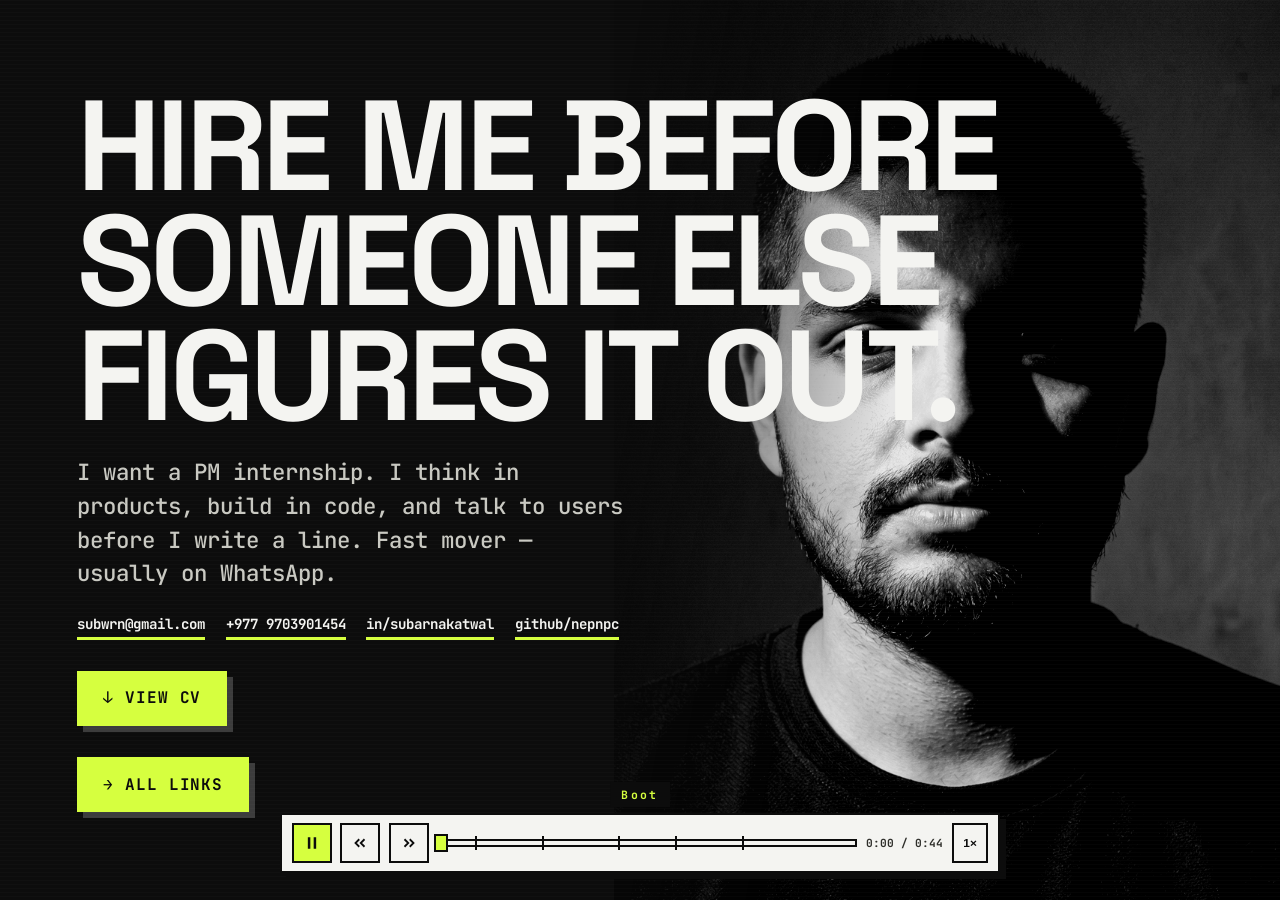
<file: index.html>
<!DOCTYPE html>
<html lang="en">
<head>
<meta charset="UTF-8" />
<meta name="viewport" content="width=device-width, initial-scale=1, viewport-fit=cover" />
<title>Subarna Katwal | AI Product Manager | Kathmandu, Nepal</title>
<meta name="description" content="AI Product Manager in Kathmandu, Nepal. Technical background, builder mindset, 3 years shipping autonomous LLM agents. Seeking PM internship." />
<meta name="author" content="Subarna Katwal" />
<meta name="keywords" content="Subarna Katwal, Subarna, PM internship Nepal, Product Manager Kathmandu, Subarna Katwal portfolio" />
<meta name="theme-color" content="#f4f4f1" />
<link rel="canonical" href="https://who.subarnakatwal.com.np/" />

<meta property="og:type" content="profile" />
<meta property="og:title" content="Subarna Katwal | AI Product Manager" />
<meta property="og:description" content="Technical background, builder mindset. Film-style interactive portfolio. Kathmandu." />
<meta property="og:url" content="https://who.subarnakatwal.com.np/" />
<meta property="og:image" content="https://who.subarnakatwal.com.np/assets/portrait.png" />
<meta property="og:image:width" content="900" />
<meta property="og:image:height" content="1200" />
<meta property="og:site_name" content="Subarna Katwal" />
<meta property="og:locale" content="en_US" />
<meta property="profile:first_name" content="Subarna" />
<meta property="profile:last_name" content="Katwal" />
<meta property="profile:username" content="nepnpc" />
<meta name="twitter:card" content="summary_large_image" />
<meta name="twitter:title" content="Subarna Katwal | AI Product Manager | Kathmandu" />
<meta name="twitter:description" content="Technical background, builder mindset. Product Manager in Nepal." />
<meta name="twitter:image" content="https://who.subarnakatwal.com.np/assets/portrait.png" />
<meta name="robots" content="index, follow, max-snippet:-1, max-image-preview:large" />

<meta name="yandex-verification" content="7689f106d552d923" />
<link rel="icon" href="/assets/portrait.png" type="image/png" />
<link rel="apple-touch-icon" href="/assets/portrait.png" />

<link rel="preconnect" href="https://fonts.googleapis.com" />
<link rel="preconnect" href="https://fonts.gstatic.com" crossorigin />
<link rel="preload" href="https://fonts.googleapis.com/css2?family=Space+Grotesk:wght@500;600;700&family=JetBrains+Mono:wght@400;500;700&display=swap" as="style" />
<link rel="preload" href="assets/portrait.png" as="image" />
<link href="https://fonts.googleapis.com/css2?family=Space+Grotesk:wght@500;600;700&family=JetBrains+Mono:wght@400;500;700&display=swap" rel="stylesheet" />
<link rel="stylesheet" href="styles.css" />

<script type="application/ld+json">
[
  {
    "@context": "https://schema.org",
    "@type": "Person",
    "@id": "https://who.subarnakatwal.com.np/#subarna",
    "name": "Subarna Katwal",
    "givenName": "Subarna",
    "familyName": "Katwal",
    "alternateName": ["Subarna", "nepnpc", "subwrn"],
    "jobTitle": "AI Product Manager",
    "description": "Subarna Katwal is an AI Product Manager in Kathmandu, Nepal. 3 years shipping autonomous LLM agents and AI tools. Builder mindset, product craft. Seeking PM internship.",
    "email": "mailto:subwrn@gmail.com",
    "telephone": "+977-9703901454",
    "address": {"@type":"PostalAddress","addressLocality":"Kathmandu","addressRegion":"Bagmati","addressCountry":"NP"},
    "url": "https://who.subarnakatwal.com.np/",
    "image": "https://who.subarnakatwal.com.np/assets/portrait.png",
    "sameAs": [
      "https://github.com/nepnpc",
      "https://gitlab.com/nepnpc",
      "https://linkedin.com/in/subarnakatwal",
      "https://linkedin.com/in/nepnpc",
      "https://x.com/nepnpc",
      "https://www.instagram.com/nepnpc/",
      "https://www.facebook.com/nepnpc/",
      "https://www.threads.com/@nepnpc",
      "https://www.tiktok.com/@nepnpc",
      "https://bsky.app/profile/nepnpc.bsky.social",
      "https://www.reddit.com/user/ComprehensiveDog3130/",
      "https://www.youtube.com/@Subwrn",
      "https://www.youtube.com/@nepnpc",
      "https://nepnpc.medium.com",
      "https://dev.to/nepnpc",
      "https://whosubarnaktwal.blogspot.com",
      "https://www.producthunt.com/@nepnpc",
      "https://huggingface.co/nepnpc",
      "https://leetcode.com/u/nepnpc",
      "https://www.pinterest.com/nepnpc/",
      "https://www.chess.com/member/nepnpc",
      "https://me.developers.google.com/u/104404099990310101323",
      "https://who.subarnakatwal.com.np/links"
    ],
    "knowsAbout": ["Product management","User research","PRD writing","Roadmap planning","LLM orchestration","FastAPI","Python","RICE prioritization","JTBD"],
    "alumniOf": {"@type":"EducationalOrganization","name":"Madan Bhandari Memorial College","address":{"@type":"PostalAddress","addressLocality":"Kathmandu","addressCountry":"NP"}}
  },
  {
    "@context": "https://schema.org",
    "@type": "WebSite",
    "@id": "https://who.subarnakatwal.com.np/#website",
    "name": "Subarna Katwal",
    "url": "https://who.subarnakatwal.com.np/",
    "description": "Personal portfolio of Subarna Katwal, Product Manager in Nepal, Kathmandu."
  },
  {
    "@context": "https://schema.org",
    "@type": "WebPage",
    "@id": "https://who.subarnakatwal.com.np/",
    "url": "https://who.subarnakatwal.com.np/",
    "name": "Subarna Katwal | AI Product Manager | Kathmandu, Nepal",
    "description": "Portfolio of Subarna Katwal, Product Manager in Nepal. Technical background, builder mindset.",
    "isPartOf": { "@id": "https://who.subarnakatwal.com.np/#website" },
    "about": { "@id": "https://who.subarnakatwal.com.np/#subarna" },
    "inLanguage": "en",
    "dateModified": "2026-06-18",
    "breadcrumb": {
      "@type": "BreadcrumbList",
      "itemListElement": [
        { "@type": "ListItem", "position": 1, "name": "Subarna Katwal", "item": "https://who.subarnakatwal.com.np/" }
      ]
    }
  },
  {
    "@context": "https://schema.org",
    "@type": "FAQPage",
    "mainEntity": [
      {
        "@type": "Question",
        "name": "Who is Subarna Katwal?",
        "acceptedAnswer": {
          "@type": "Answer",
          "text": "Subarna Katwal is an AI Product Manager based in Kathmandu, Nepal. With 3 years building autonomous LLM agents and AI tools, Subarna focuses on product management — user research, PRDs, and roadmap strategy. Currently in final semester of BCA at Madan Bhandari Memorial College."
        }
      },
      {
        "@type": "Question",
        "name": "Is Subarna Katwal available for a PM internship?",
        "acceptedAnswer": {
          "@type": "Answer",
          "text": "Yes. Subarna Katwal is actively seeking a Product Manager internship. Fastest contact is WhatsApp at +977 9703901454 or email subwrn@gmail.com. Also available via LinkedIn at linkedin.com/in/subarnakatwal."
        }
      },
      {
        "@type": "Question",
        "name": "What has Subarna Katwal built?",
        "acceptedAnswer": {
          "@type": "Answer",
          "text": "Subarna Katwal built Project Humanizer — a live FastAPI + Groq Llama 3 + spaCy pipeline that rewrites AI-generated text — and LinkedIn Agent, an autonomous Python + GitHub Actions cron system that posts consistently with zero manual intervention."
        }
      },
      {
        "@type": "Question",
        "name": "Where is Subarna Katwal based?",
        "acceptedAnswer": {
          "@type": "Answer",
          "text": "Subarna Katwal is based in Kathmandu, Nepal and is open to remote Product Manager internship opportunities globally."
        }
      },
      {
        "@type": "Question",
        "name": "What skills does Subarna Katwal have as a Product Manager?",
        "acceptedAnswer": {
          "@type": "Answer",
          "text": "Subarna Katwal's PM skills: JTBD, user research, PRD writing, RICE prioritization, roadmap planning, agile/scrum. Technical skills: REST APIs, SQL, Python, FastAPI, LLM orchestration, system design. Metrics: North Star, AARRR funnel, A/B testing, metric diagnosis."
        }
      }
    ]
  }
]
</script>
</head>
<body>
<a class="skip" href="#stage">Skip to content</a>

<div class="film" id="film">
  <div class="stage" id="stage" role="region" aria-label="Subarna Katwal — interactive portfolio">

    <div class="amb amb--grid" aria-hidden="true"></div>
    <div class="amb amb--mark" aria-hidden="true">SK</div>

    <!-- SCENE 0 — boot -->
    <section class="scene scene--0" data-title="Boot">
      <div class="boot">
        <p class="boot__line cue cue--boot1"><span class="prompt">subarna@kathmandu</span>:~$ whoami</p>
        <p class="boot__out cue cue--boot2">the builder who learned to ask why<span class="car">_</span></p>
      </div>
    </section>

    <!-- SCENE 1 — who -->
    <section class="scene scene--1" data-title="Who">
      <p class="kicker cue cue--k1"><span class="dot"></span>BCA · FINAL SEM · KATHMANDU</p>
      <h1 class="bigname"><span class="cue cue--n1">SUBARNA</span> <span class="cue cue--n2">KATWAL</span></h1>
      <p class="thesis cue cue--t1">I spent three years building software that runs itself. Now I'm doing the harder job — <em>figuring out what to build and why.</em> Technical enough to read a stack trace. Builder enough to ship in a week.</p>
    </section>

    <!-- SCENE 2 — shipped -->
    <section class="scene scene--2" data-title="Shipped">
      <p class="eyebrow cue cue--e2">02 / STUFF THAT'S ACTUALLY RUNNING</p>
      <div class="reel">
        <article class="film-card cue cue--p1">
          <header><span class="film-card__yr">2026</span><span class="film-card__live">● LIVE</span></header>
          <h2>Project Humanizer</h2>
          <p>Identified real user pain: AI text getting flagged. Built the fix — FastAPI wrapping Groq Llama 3 + spaCy. Validates, batches, clean JSON. Full problem-to-live loop.</p>
          <ul class="chips"><li>FastAPI</li><li>Groq · Llama 3</li><li>spaCy</li></ul>
          <a href="https://github.com/nepnpc/project-humanizer" target="_blank" rel="noopener noreferrer">→ github/nepnpc/project-humanizer</a>
        </article>
        <article class="film-card cue cue--p2">
          <header><span class="film-card__yr">2026</span><span class="film-card__live">● CRON</span></header>
          <h2>LinkedIn Agent</h2>
          <p>Problem: consistent presence costs 30 min/day. Built a cron system that reads its own history, writes, ships. Zero interventions in weeks. Defined constraint, measured by output.</p>
          <ul class="chips"><li>Python</li><li>Groq · Llama 3</li><li>GitHub Actions</li></ul>
          <a href="https://github.com/nepnpc/linkedin-agent" target="_blank" rel="noopener noreferrer">→ github/nepnpc/linkedin-agent</a>
        </article>
      </div>
    </section>

    <!-- SCENE 3 — craft -->
    <section class="scene scene--3" data-title="Craft">
      <p class="eyebrow cue cue--e3">03 / WHAT I'M ACTUALLY GOOD AT</p>
      <div class="caps">
        <div class="cap-col cue cue--c1"><h3>Product thinking</h3><p>JTBD, user research, PRD writing, roadmap prioritization. RICE, MoSCoW, opportunity solution trees. Learning fast and building the proof.</p></div>
        <div class="cap-col cue cue--c2"><h3>Technical depth</h3><p>REST APIs, SQL, Python, AI/ML product evaluation, system design basics. I can read a stack trace, spot a bad schema, and know when an engineer is right.</p></div>
        <div class="cap-col cue cue--c3"><h3>Builder edge</h3><p>FastAPI, LLMs, GitHub Actions. Idea to live in a week. I build to understand — which means I ship faster and argue less.</p></div>
        <div class="cap-col cue cue--c4"><h3>Metrics</h3><p>North Star, AARRR, A/B testing, metric diagnosis. Numbers don't lie — but they do mislead. I've learned the difference.</p></div>
      </div>
    </section>

    <!-- SCENE 5 — receipts -->
    <section class="scene scene--5" data-title="Path">
      <p class="eyebrow cue cue--e5">04 / RECEIPTS</p>
      <ol class="rail">
        <li class="cue cue--r1"><span>2023—NOW</span><b>Support Analyst</b><i>Profusion Tech — client request handling, IT staff training, root cause escalation, SLA-bound resolutions.</i></li>
        <li class="cue cue--r2"><span>2022—NOW</span><b>BCA, Final Semester</b><i>Madan Bhandari Memorial College, Kathmandu.</i></li>
        <li class="cue cue--r3"><span>2022</span><b>Content Moderator</b><i>Yodha — learned what bad data does to product trust at scale.</i></li>
        <li class="cue cue--r4"><span>2020—22</span><b>+2 Science · Computer Science</b><i>Pentagon International College.</i></li>
      </ol>
      <p class="certs-line cue cue--cl">CERTS — Google Cybersecurity · Python for Everybody · Databases &amp; SQL · Intro to Cybersecurity / Coursera</p>
    </section>

    <!-- SCENE 6 — hire -->
    <section class="scene scene--6" data-title="Hire">
      <figure class="portrait cue cue--pf" aria-hidden="true">
        <img src="assets/portrait.png" width="900" height="1200" alt="" fetchpriority="high" decoding="async" />
      </figure>
      <h2 class="endline cue cue--end">HIRE ME BEFORE<br>SOMEONE ELSE<br>FIGURES IT OUT.</h2>
      <p class="end-sub cue cue--es">I want a PM internship. I think in products, build in code, and talk to users before I write a line. Fast mover — usually on WhatsApp.</p>
      <div class="end-links cue cue--el">
        <a href="mailto:subwrn@gmail.com">subwrn@gmail.com</a>
        <a href="https://wa.me/9779703901454" target="_blank" rel="noopener noreferrer">+977 9703901454</a>
        <a href="https://linkedin.com/in/subarnakatwal" target="_blank" rel="noopener noreferrer">in/subarnakatwal</a>
        <a href="https://github.com/nepnpc" target="_blank" rel="noopener noreferrer">github/nepnpc</a>
      </div>
      <a class="end-cv cue cue--ec" href="assets/cv.html" target="_blank">↓ VIEW CV</a>
      <a class="end-cv cue cue--ec" href="/links" style="margin-top:.5rem;opacity:.7">→ ALL LINKS</a>
    </section>

  </div>

  <!-- transport -->
  <div class="transport" id="transport">
    <button class="t-btn t-play" id="play" aria-label="Play">
      <svg class="ic-play" viewBox="0 0 24 24" width="20" height="20" aria-hidden="true"><path d="M8 5v14l11-7z" fill="currentColor"/></svg>
      <svg class="ic-pause" viewBox="0 0 24 24" width="20" height="20" aria-hidden="true"><path d="M7 5h3v14H7zM14 5h3v14h-3z" fill="currentColor"/></svg>
    </button>
    <button class="t-btn" id="back" aria-label="Back 5 seconds"><svg viewBox="0 0 24 24" width="18" height="18" fill="none" stroke="currentColor" stroke-width="2.4" aria-hidden="true"><path d="M11 7 6 12l5 5M18 7l-5 5 5 5"/></svg></button>
    <button class="t-btn" id="fwd" aria-label="Forward 5 seconds"><svg viewBox="0 0 24 24" width="18" height="18" fill="none" stroke="currentColor" stroke-width="2.4" aria-hidden="true"><path d="M13 7l5 5-5 5M6 7l5 5-5 5"/></svg></button>

    <div class="track" id="track" role="slider" aria-label="Timeline" tabindex="0" aria-valuemin="0" aria-valuemax="100" aria-valuenow="0">
      <div class="track__fill" id="fill"></div>
      <div class="track__chapters" id="chapters" aria-hidden="true"></div>
      <div class="track__head" id="head"></div>
    </div>

    <span class="t-time" id="time">0:00 / 0:00</span>
    <button class="t-btn t-speed" id="speed" aria-label="Playback speed">1×</button>
  </div>

  <div class="chapter-name" id="chapName" aria-live="polite"></div>
  <p class="hint" id="hint">SPACE PLAY · ←→ SEEK · 1-6 CHAPTERS</p>
</div>

<script src="app.js"></script>

<!-- Crawlable content for search engines — not shown to JS users -->
<noscript>
<main style="max-width:640px;margin:3rem auto;padding:1.5rem;font-family:sans-serif;line-height:1.6;color:#111">
  <h1>Subarna Katwal | AI Product Manager in Nepal</h1>
  <p><strong>AI Product Manager · Kathmandu, Nepal</strong></p>
  <p>Subarna Katwal is an AI Product Manager in Kathmandu, Nepal with 3 years shipping autonomous LLM agents and AI tools. Now focused on Product Management — technical enough to read a stack trace, builder enough to ship in a week.</p>

  <h2>Is Subarna Katwal available for a PM internship?</h2>
  <p>Yes. Subarna Katwal is actively seeking a Product Manager internship. Fastest contact is WhatsApp at +977 9703901454 or email subwrn@gmail.com. Also available via LinkedIn at linkedin.com/in/subarnakatwal.</p>

  <h2>What has Subarna Katwal built?</h2>
  <h3>Project Humanizer — Live</h3>
  <p>Identified real user pain: AI text getting flagged by detectors. Built FastAPI + Groq Llama 3 + spaCy pipeline. Problem to live in days. github.com/nepnpc/project-humanizer</p>
  <h3>LinkedIn Agent — Autonomous</h3>
  <p>Defined constraint: consistent presence costs 30 min/day. Built cron-based system that reads its own history, writes, and ships. Zero interventions in weeks. github.com/nepnpc/linkedin-agent</p>

  <h2>What skills does Subarna Katwal have as a Product Manager?</h2>
  <p>Product: JTBD, user research, PRD writing, RICE prioritization, MoSCoW, roadmap planning, agile/scrum, opportunity solution trees</p>
  <p>Metrics: North Star metrics, AARRR funnel, A/B testing, metric diagnosis, competitive analysis</p>
  <p>Technical: REST APIs, SQL, Python, FastAPI, AI/ML product evaluation, LLM orchestration, system design basics</p>

  <h2>What is Subarna Katwal's work experience?</h2>
  <p>Support Analyst — Profusion Tech (2023–present): client request handling, IT staff training, root cause escalation, SLA-bound resolutions</p>
  <p>Content Moderator — Yodha (2022): learned what bad data does to product trust at scale</p>

  <h2>Where did Subarna Katwal study?</h2>
  <p>BCA — Madan Bhandari Memorial College, Kathmandu (2022–present, final semester)</p>
  <p>+2 Science, Computer Science — Pentagon International College (2020–2022)</p>

  <h2>What certifications does Subarna Katwal have?</h2>
  <p>Google Cybersecurity · Python for Everybody · Databases &amp; SQL for Data Science · Introduction to Cybersecurity — all via Coursera</p>

  <h2>How can you contact Subarna Katwal?</h2>
  <p>Subarna Katwal — subwrn@gmail.com · +977 9703901454 (WhatsApp preferred) · linkedin.com/in/subarnakatwal · github.com/nepnpc · who.subarnakatwal.com.np</p>
</main>
</noscript>
</body>
</html>
</file>
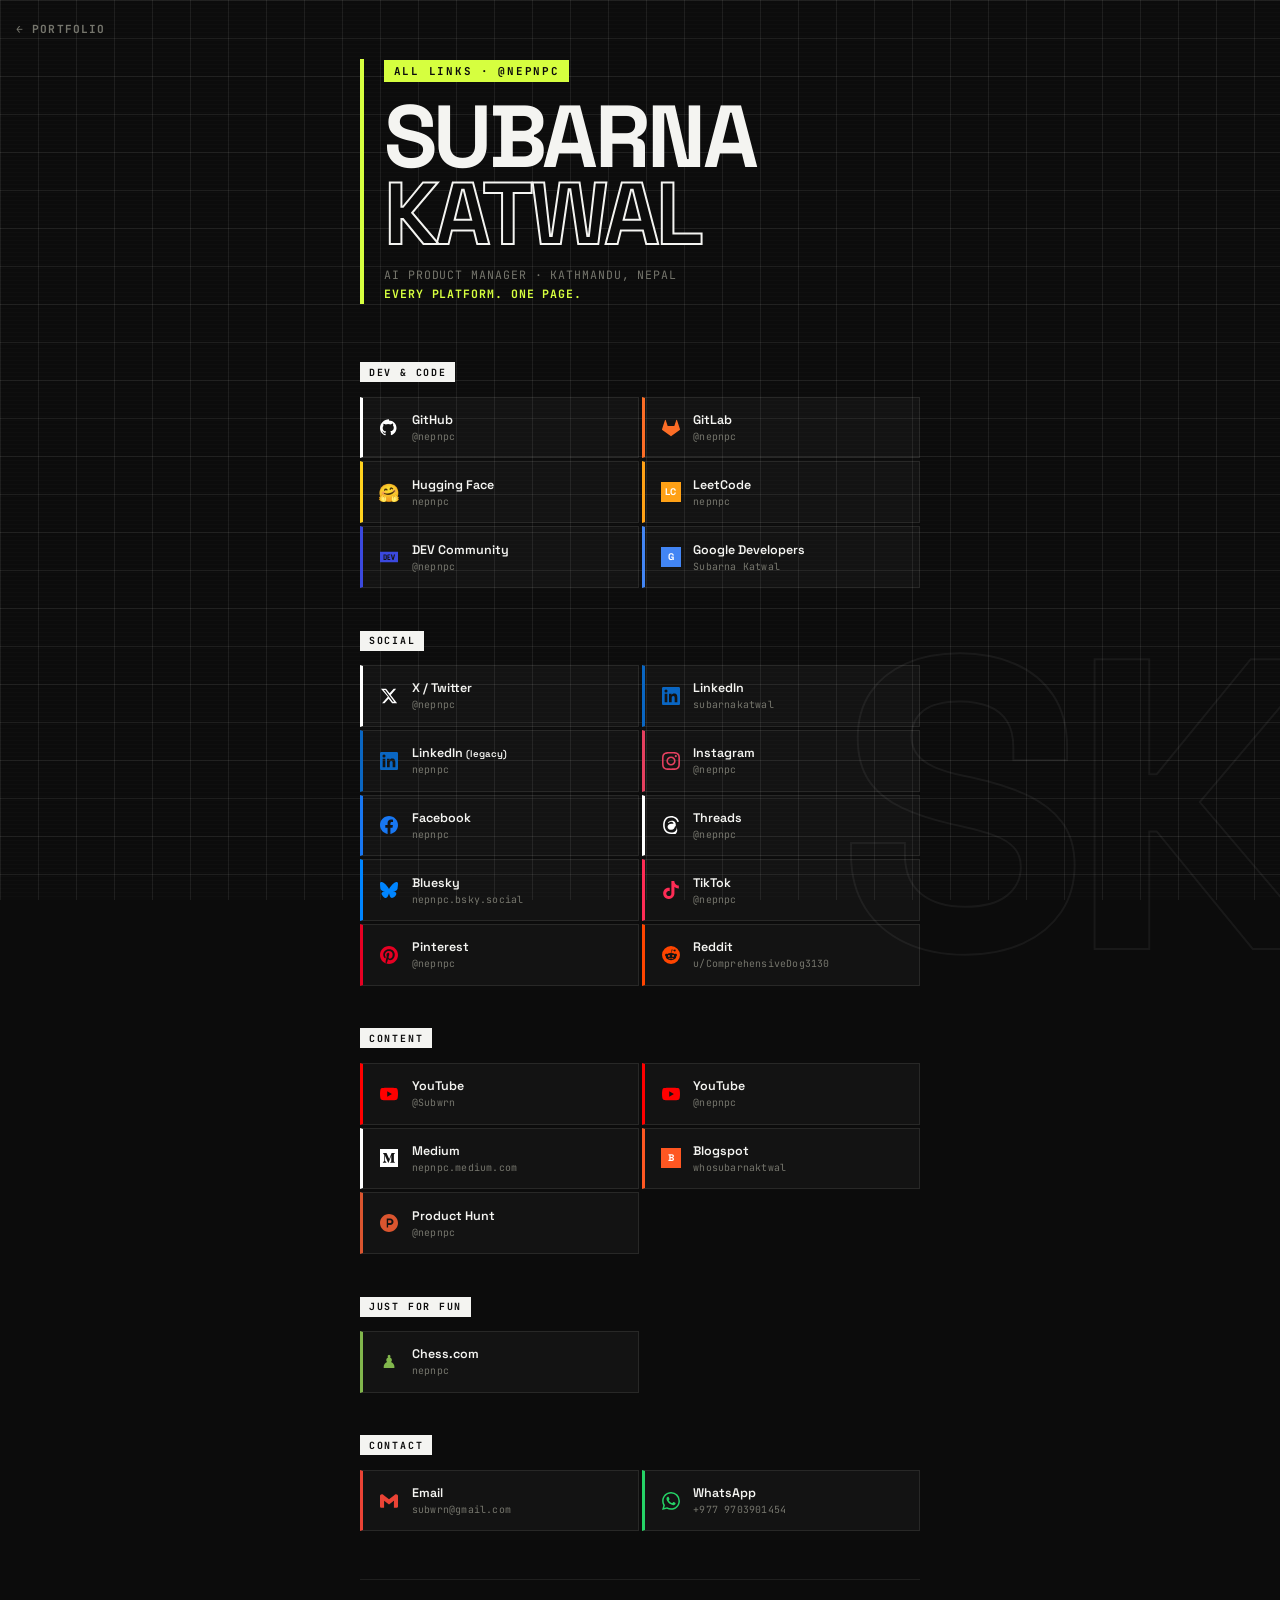
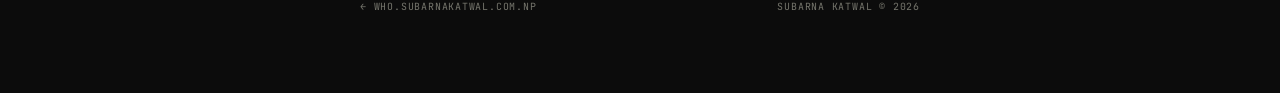
<file: links.html>
<!DOCTYPE html>
<html lang="en">
<head>
<meta charset="UTF-8" />
<meta name="viewport" content="width=device-width, initial-scale=1.0" />
<title>Subarna Katwal | All Links | @nepnpc</title>
<meta name="description" content="Every platform Subarna Katwal (@nepnpc) is on. GitHub, LinkedIn, X, YouTube, Instagram and 15+ more. AI Product Manager, Kathmandu, Nepal." />
<meta name="author" content="Subarna Katwal" />
<meta name="keywords" content="Subarna Katwal links, nepnpc, Subarna Katwal social media, AI Product Manager Nepal" />
<meta name="robots" content="index, follow, max-snippet:-1, max-image-preview:large" />
<meta name="theme-color" content="#0c0c0c" />
<link rel="canonical" href="https://who.subarnakatwal.com.np/links" />

<meta property="og:type" content="profile" />
<meta property="og:title" content="Subarna Katwal | All Links | @nepnpc" />
<meta property="og:description" content="Every platform, one page. AI Product Manager · Kathmandu, Nepal." />
<meta property="og:url" content="https://who.subarnakatwal.com.np/links" />
<meta property="og:image" content="https://who.subarnakatwal.com.np/assets/portrait.png" />
<meta property="og:image:width" content="1200" />
<meta property="og:image:height" content="630" />
<meta property="og:site_name" content="Subarna Katwal" />
<meta property="og:locale" content="en_US" />
<meta property="profile:first_name" content="Subarna" />
<meta property="profile:last_name" content="Katwal" />
<meta property="profile:username" content="nepnpc" />

<meta name="twitter:card" content="summary_large_image" />
<meta name="twitter:title" content="Subarna Katwal | All Links | @nepnpc" />
<meta name="twitter:description" content="Every platform, one page. AI Product Manager · Kathmandu." />
<meta name="twitter:image" content="https://who.subarnakatwal.com.np/assets/portrait.png" />

<link rel="icon" href="/assets/portrait.png" type="image/png" />
<link rel="apple-touch-icon" href="/assets/portrait.png" />

<link rel="preconnect" href="https://fonts.googleapis.com" />
<link rel="preconnect" href="https://fonts.gstatic.com" crossorigin />
<link rel="preload" href="https://fonts.googleapis.com/css2?family=Space+Grotesk:wght@500;600;700&family=JetBrains+Mono:wght@400;500&display=swap" as="style" />
<link href="https://fonts.googleapis.com/css2?family=Space+Grotesk:wght@500;600;700&family=JetBrains+Mono:wght@400;500&display=swap" rel="stylesheet" />

<script type="application/ld+json">
{
  "@context": "https://schema.org",
  "@graph": [
    {
      "@type": "Person",
      "@id": "https://who.subarnakatwal.com.np/#subarna",
      "name": "Subarna Katwal",
      "givenName": "Subarna",
      "familyName": "Katwal",
      "alternateName": ["nepnpc", "subwrn"],
      "jobTitle": "AI Product Manager",
      "description": "AI Product Manager in Kathmandu, Nepal. 3 years shipping autonomous LLM agents. BCA final semester.",
      "email": "mailto:subwrn@gmail.com",
      "telephone": "+977-9703901454",
      "address": {
        "@type": "PostalAddress",
        "addressLocality": "Kathmandu",
        "addressRegion": "Bagmati",
        "addressCountry": "NP"
      },
      "url": "https://who.subarnakatwal.com.np/",
      "image": "https://who.subarnakatwal.com.np/assets/portrait.png",
      "sameAs": [
        "https://github.com/nepnpc",
        "https://gitlab.com/nepnpc",
        "https://linkedin.com/in/subarnakatwal",
        "https://linkedin.com/in/nepnpc",
        "https://x.com/nepnpc",
        "https://www.instagram.com/nepnpc/",
        "https://www.facebook.com/nepnpc/",
        "https://www.threads.com/@nepnpc",
        "https://www.tiktok.com/@nepnpc",
        "https://bsky.app/profile/nepnpc.bsky.social",
        "https://www.reddit.com/user/ComprehensiveDog3130/",
        "https://www.youtube.com/@Subwrn",
        "https://www.youtube.com/@nepnpc",
        "https://nepnpc.medium.com",
        "https://dev.to/nepnpc",
        "https://whosubarnaktwal.blogspot.com",
        "https://www.producthunt.com/@nepnpc",
        "https://huggingface.co/nepnpc",
        "https://leetcode.com/u/nepnpc",
        "https://www.pinterest.com/nepnpc/",
        "https://www.chess.com/member/nepnpc",
        "https://me.developers.google.com/u/104404099990310101323"
      ]
    },
    {
      "@type": "WebPage",
      "@id": "https://who.subarnakatwal.com.np/links",
      "url": "https://who.subarnakatwal.com.np/links",
      "name": "Subarna Katwal | All Links | @nepnpc",
      "description": "Every platform Subarna Katwal is on, one page.",
      "isPartOf": { "@id": "https://who.subarnakatwal.com.np/" },
      "about": { "@id": "https://who.subarnakatwal.com.np/#subarna" },
      "inLanguage": "en",
      "dateModified": "2026-06-17",
      "breadcrumb": {
        "@type": "BreadcrumbList",
        "itemListElement": [
          { "@type": "ListItem", "position": 1, "name": "Subarna Katwal", "item": "https://who.subarnakatwal.com.np/" },
          { "@type": "ListItem", "position": 2, "name": "Links", "item": "https://who.subarnakatwal.com.np/links" }
        ]
      }
    }
  ]
}
</script>

<style>
*, *::before, *::after { box-sizing: border-box; margin: 0; padding: 0; }

:root {
  --ink:   #0c0c0c;
  --paper: #f4f4f1;
  --soft:  #2e2e2a;
  --mute:  #76766d;
  --acid:  #d6ff3f;
  --dim:   rgba(244,244,241,.06);
  --line:  rgba(244,244,241,.08);
}

html, body { min-height: 100%; }

body {
  background: var(--ink);
  color: var(--paper);
  font-family: 'JetBrains Mono', ui-monospace, monospace;
  position: relative;
  padding: 0 1rem 5rem;
  -webkit-font-smoothing: antialiased;
}

/* graph paper grid — same as main site but inverted */
body::before {
  content: '';
  position: fixed; inset: 0; z-index: 0; pointer-events: none;
  background-image:
    linear-gradient(var(--line) 1px, transparent 1px),
    linear-gradient(90deg, var(--line) 1px, transparent 1px);
  background-size: 38px 38px;
}

/* scan lines — same as dark scenes on main site */
body::after {
  content: '';
  position: fixed; inset: 0; z-index: 0; pointer-events: none;
  background: repeating-linear-gradient(
    0deg,
    transparent, transparent 3px,
    rgba(255,255,255,.016) 3px,
    rgba(255,255,255,.016) 4px
  );
}

/* ghost SK monogram — bottom right, same as main site */
.ghost {
  position: fixed; right: -2vw; bottom: -8vh; z-index: 0;
  font-family: 'Space Grotesk', system-ui, sans-serif;
  font-weight: 700; font-size: 46vh; line-height: .8;
  color: transparent;
  -webkit-text-stroke: 2px rgba(244,244,241,.055);
  letter-spacing: -.05em;
  user-select: none; pointer-events: none;
  aria-hidden: true;
}

/* all content sits above bg layers */
.wrap { position: relative; z-index: 1; }

a { color: inherit; text-decoration: none; }
::selection { background: var(--paper); color: var(--ink); }
:focus-visible { outline: 2px solid var(--acid); outline-offset: 2px; }

/* ── Back ── */
.back {
  display: inline-flex; align-items: center; gap: .5rem;
  padding: 1.4rem 0;
  font-size: .7rem; font-weight: 700; letter-spacing: .1em;
  text-transform: uppercase; color: var(--mute);
  transition: color .12s;
}
.back:hover { color: var(--acid); }

/* ── Hero ── */
.hero {
  max-width: 560px; margin: 0 auto 3.5rem;
  border-left: 4px solid var(--acid);
  padding-left: 1.25rem;
}

.hero__eyebrow {
  font-size: .68rem; font-weight: 700; letter-spacing: .16em;
  text-transform: uppercase;
  background: var(--acid); color: var(--ink);
  display: inline-block; padding: .25rem .6rem;
  margin-bottom: 1rem;
}

.hero__name {
  font-family: 'Space Grotesk', system-ui, sans-serif;
  font-weight: 700; text-transform: uppercase;
  letter-spacing: -.04em; line-height: .88;
  font-size: clamp(2.6rem, 10vw, 5.5rem);
  margin-bottom: .75rem;
}

.hero__name span {
  color: var(--ink);
  -webkit-text-stroke: 2px var(--paper);
}

.hero__sub {
  font-size: .72rem; letter-spacing: .08em;
  color: var(--mute); text-transform: uppercase;
  line-height: 1.7;
}

.hero__sub strong {
  color: var(--acid); font-weight: 700;
}

/* ── Section ── */
.section { max-width: 560px; margin: 0 auto 2.5rem; position: relative; z-index: 1; }

.section__label {
  font-size: .62rem; font-weight: 700; letter-spacing: .18em;
  text-transform: uppercase;
  background: var(--paper); color: var(--ink);
  display: inline-block; padding: .22rem .55rem;
  margin-bottom: .9rem;
}

/* ── Grid ── */
.grid {
  display: grid;
  grid-template-columns: 1fr 1fr;
  gap: 3px;
}

/* ── Card ── */
.card {
  display: flex; align-items: center; gap: .8rem;
  padding: .9rem 1rem;
  background: rgba(244,244,241,.03);
  border: 1px solid rgba(244,244,241,.09);
  border-left: 3px solid var(--c, rgba(244,244,241,.15));
  text-decoration: none; color: var(--paper);
  transition: background .1s, box-shadow .1s, transform .1s;
  min-width: 0;
}

.card:hover {
  background: rgba(244,244,241,.07);
  box-shadow: 4px 4px 0 var(--acid);
  transform: translate(-2px, -2px);
  border-left-color: var(--c, var(--acid));
}

.card__icon {
  width: 20px; height: 20px; flex-shrink: 0;
  display: flex; align-items: center; justify-content: center;
  color: var(--c, var(--mute));
}

.card__icon svg { width: 18px; height: 18px; fill: currentColor; }

.card__icon--letter {
  width: 20px; height: 20px;
  background: var(--c, #333);
  font-size: .6rem; font-weight: 700; color: #fff;
  font-family: 'Space Grotesk', sans-serif;
  display: flex; align-items: center; justify-content: center;
}

.card__body { min-width: 0; }

.card__name {
  font-family: 'Space Grotesk', system-ui, sans-serif;
  font-size: .78rem; font-weight: 600;
  white-space: nowrap; overflow: hidden; text-overflow: ellipsis;
}

.card__handle {
  font-size: .62rem; color: var(--mute);
  white-space: nowrap; overflow: hidden; text-overflow: ellipsis;
  margin-top: 2px; letter-spacing: .02em;
}

/* ── Footer ── */
.foot {
  max-width: 560px; margin: 3rem auto 0;
  font-size: .62rem; letter-spacing: .08em;
  color: var(--mute); text-transform: uppercase;
  border-top: 1px solid rgba(244,244,241,.08);
  padding-top: 1.25rem;
  display: flex; justify-content: space-between; align-items: center;
  flex-wrap: wrap; gap: .5rem;
}

.foot a { color: var(--mute); }
.foot a:hover { color: var(--acid); }

@media (max-width: 440px) {
  .grid { grid-template-columns: 1fr; }
  .hero__name { font-size: clamp(2.2rem, 12vw, 3.5rem); }
}
</style>
</head>
<body>
<div class="ghost" aria-hidden="true">SK</div>

<div class="wrap">
<a class="back" href="https://who.subarnakatwal.com.np/">← portfolio</a>

<div class="hero">
  <span class="hero__eyebrow">All Links · @nepnpc</span>
  <h1 class="hero__name">SUBARNA <span>KATWAL</span></h1>
  <p class="hero__sub">AI Product Manager · Kathmandu, Nepal<br><strong>Every platform. One page.</strong></p>
</div>

<!-- DEV & CODE -->
<section class="section" aria-label="Dev and code profiles">
  <p class="section__label" aria-hidden="true">Dev &amp; Code</p>
  <div class="grid">

    <a class="card" href="https://github.com/nepnpc" target="_blank" rel="noopener noreferrer" style="--c:#fff">
      <span class="card__icon"><svg viewBox="0 0 24 24"><path d="M12 .297c-6.63 0-12 5.373-12 12 0 4.42 2.865 8.166 6.839 9.489.5.092.682-.217.682-.482 0-.237-.008-.866-.013-1.7-2.782.603-3.369-1.34-3.369-1.34-.454-1.156-1.11-1.464-1.11-1.464-.908-.62.069-.608.069-.608 1.003.07 1.531 1.03 1.531 1.03.892 1.529 2.341 1.087 2.91.832.092-.647.35-1.088.636-1.338-2.22-.253-4.555-1.11-4.555-4.943 0-1.091.39-1.984 1.029-2.683-.103-.253-.446-1.27.098-2.647 0 0 .84-.269 2.75 1.025A9.578 9.578 0 0 1 12 6.836c.85.004 1.705.114 2.504.336 1.909-1.294 2.747-1.025 2.747-1.025.546 1.377.203 2.394.1 2.647.64.699 1.028 1.592 1.028 2.683 0 3.842-2.339 4.687-4.566 4.935.359.309.678.919.678 1.852 0 1.336-.012 2.415-.012 2.741 0 .267.18.578.688.48C19.138 20.163 22 16.418 22 12c0-5.523-4.477-10-10-10z"/></svg></span>
      <div class="card__body">
        <div class="card__name">GitHub</div>
        <div class="card__handle">@nepnpc</div>
      </div>
    </a>

    <a class="card" href="https://gitlab.com/nepnpc" target="_blank" rel="noopener noreferrer" style="--c:#FC6D26">
      <span class="card__icon"><svg viewBox="0 0 24 24"><path d="M23.955 13.587l-1.342-4.135-2.664-8.189a.455.455 0 0 0-.867 0L16.418 9.45H7.582L4.918 1.263a.455.455 0 0 0-.867 0L1.386 9.45.044 13.587a.924.924 0 0 0 .331 1.023L12 23.054l11.625-8.443a.924.924 0 0 0 .33-1.024"/></svg></span>
      <div class="card__body">
        <div class="card__name">GitLab</div>
        <div class="card__handle">@nepnpc</div>
      </div>
    </a>

    <a class="card" href="https://huggingface.co/nepnpc" target="_blank" rel="noopener noreferrer" style="--c:#FFD21E">
      <span class="card__icon" style="color:#FFD21E;font-size:1.1rem">🤗</span>
      <div class="card__body">
        <div class="card__name">Hugging Face</div>
        <div class="card__handle">nepnpc</div>
      </div>
    </a>

    <a class="card" href="https://leetcode.com/u/nepnpc" target="_blank" rel="noopener noreferrer" style="--c:#FFA116">
      <span class="card__icon card__icon--letter" style="--c:#FFA116">LC</span>
      <div class="card__body">
        <div class="card__name">LeetCode</div>
        <div class="card__handle">nepnpc</div>
      </div>
    </a>

    <a class="card" href="https://dev.to/nepnpc" target="_blank" rel="noopener noreferrer" style="--c:#3B49DF">
      <span class="card__icon"><svg viewBox="0 0 24 24"><path d="M7.42 10.05c-.18-.16-.46-.23-.84-.23H6l.02 2.44.04 2.45.56-.02c.41 0 .63-.07.83-.26.24-.24.26-.36.26-2.2 0-1.91-.02-1.96-.29-2.18zM0 4.94v14.12h24V4.94H0zM8.56 15.3c-.44.58-1.06.77-2.53.77H4.71V8.53h1.4c1.67 0 2.16.18 2.6.9.27.43.29.6.32 2.57.05 2.23-.02 2.73-.47 3.3zm5.09-5.47h-2.47v1.77h1.52v1.28l-.72.04-.75.03v1.77l1.22.03 1.2.04v1.28h-1.6c-1.53 0-1.6-.01-1.87-.3l-.3-.28v-3.16c0-3.02.01-3.18.25-3.48.23-.31.25-.31 1.88-.31h1.64v1.3zm4.68 5.45c-.17.43-.64.79-1 .79-.18 0-.45-.15-.67-.39-.32-.32-.45-.63-.82-2.08l-.9-3.39-.45-1.67h.76c.4 0 .75.02.75.05 0 .06 1.16 4.54 1.26 4.83.04.15.32-.7.73-2.3l.66-2.52.74-.04c.4-.02.73 0 .73.04 0 .14-1.67 6.38-1.8 6.68z"/></svg></span>
      <div class="card__body">
        <div class="card__name">DEV Community</div>
        <div class="card__handle">@nepnpc</div>
      </div>
    </a>

    <a class="card" href="https://me.developers.google.com/u/104404099990310101323" target="_blank" rel="noopener noreferrer" style="--c:#4285F4">
      <span class="card__icon card__icon--letter" style="--c:#4285F4">G</span>
      <div class="card__body">
        <div class="card__name">Google Developers</div>
        <div class="card__handle">Subarna Katwal</div>
      </div>
    </a>

  </div>
</section>

<!-- SOCIAL -->
<section class="section" aria-label="Social profiles">
  <p class="section__label" aria-hidden="true">Social</p>
  <div class="grid">

    <a class="card" href="https://x.com/nepnpc" target="_blank" rel="noopener noreferrer" style="--c:#fff">
      <span class="card__icon"><svg viewBox="0 0 24 24"><path d="M18.244 2.25h3.308l-7.227 8.26 8.502 11.24H16.17l-4.714-6.231-5.401 6.231H2.744l7.73-8.835L1.254 2.25H8.08l4.713 6.231zm-1.161 17.52h1.833L7.084 4.126H5.117z"/></svg></span>
      <div class="card__body">
        <div class="card__name">X / Twitter</div>
        <div class="card__handle">@nepnpc</div>
      </div>
    </a>

    <a class="card" href="https://linkedin.com/in/subarnakatwal" target="_blank" rel="noopener noreferrer" style="--c:#0A66C2">
      <span class="card__icon"><svg viewBox="0 0 24 24"><path d="M20.447 20.452h-3.554v-5.569c0-1.328-.027-3.037-1.852-3.037-1.853 0-2.136 1.445-2.136 2.939v5.667H9.351V9h3.414v1.561h.046c.477-.9 1.637-1.85 3.37-1.85 3.601 0 4.267 2.37 4.267 5.455v6.286zM5.337 7.433a2.062 2.062 0 0 1-2.063-2.065 2.064 2.064 0 1 1 2.063 2.065zm1.782 13.019H3.555V9h3.564v11.452zM22.225 0H1.771C.792 0 0 .774 0 1.729v20.542C0 23.227.792 24 1.771 24h20.451C23.2 24 24 23.227 24 22.271V1.729C24 .774 23.2 0 22.222 0h.003z"/></svg></span>
      <div class="card__body">
        <div class="card__name">LinkedIn</div>
        <div class="card__handle">subarnakatwal</div>
      </div>
    </a>

    <a class="card" href="https://linkedin.com/in/nepnpc" target="_blank" rel="noopener noreferrer" style="--c:#0A66C2">
      <span class="card__icon"><svg viewBox="0 0 24 24"><path d="M20.447 20.452h-3.554v-5.569c0-1.328-.027-3.037-1.852-3.037-1.853 0-2.136 1.445-2.136 2.939v5.667H9.351V9h3.414v1.561h.046c.477-.9 1.637-1.85 3.37-1.85 3.601 0 4.267 2.37 4.267 5.455v6.286zM5.337 7.433a2.062 2.062 0 0 1-2.063-2.065 2.064 2.064 0 1 1 2.063 2.065zm1.782 13.019H3.555V9h3.564v11.452zM22.225 0H1.771C.792 0 0 .774 0 1.729v20.542C0 23.227.792 24 1.771 24h20.451C23.2 24 24 23.227 24 22.271V1.729C24 .774 23.2 0 22.222 0h.003z"/></svg></span>
      <div class="card__body">
        <div class="card__name">LinkedIn <span style="font-size:.6rem;color:var(--muted)">(legacy)</span></div>
        <div class="card__handle">nepnpc</div>
      </div>
    </a>

    <a class="card" href="https://www.instagram.com/nepnpc/" target="_blank" rel="noopener noreferrer" style="--c:#E4405F">
      <span class="card__icon"><svg viewBox="0 0 24 24"><path d="M12 0C8.74 0 8.333.015 7.053.072 5.775.132 4.905.333 4.14.63c-.789.306-1.459.717-2.126 1.384S.935 3.35.63 4.14C.333 4.905.131 5.775.072 7.053.012 8.333 0 8.74 0 12c0 3.259.012 3.668.072 4.948.06 1.277.261 2.148.558 2.913.306.788.717 1.459 1.384 2.126.667.666 1.336 1.079 2.126 1.384.766.296 1.636.499 2.913.558C8.333 23.988 8.74 24 12 24c3.259 0 3.668-.012 4.948-.072 1.277-.06 2.148-.262 2.913-.558.788-.306 1.459-.718 2.126-1.384.666-.667 1.079-1.335 1.384-2.126.296-.765.499-1.636.558-2.913.06-1.28.072-1.689.072-4.948 0-3.259-.012-3.667-.072-4.947-.06-1.277-.262-2.149-.558-2.913-.306-.789-.718-1.459-1.384-2.126C21.319 1.347 20.651.935 19.86.63c-.765-.297-1.636-.499-2.913-.558C15.667.012 15.26 0 12 0zm0 2.16c3.203 0 3.585.016 4.85.071 1.17.055 1.805.249 2.227.415.562.217.96.477 1.382.896.419.42.679.819.896 1.381.164.422.36 1.057.413 2.227.057 1.266.07 1.646.07 4.85s-.015 3.585-.074 4.85c-.061 1.17-.256 1.805-.421 2.227-.224.562-.479.96-.899 1.382-.419.419-.824.679-1.38.896-.42.164-1.065.36-2.235.413-1.274.057-1.649.07-4.859.07-3.211 0-3.586-.015-4.859-.074-1.171-.061-1.816-.256-2.236-.421-.569-.224-.96-.479-1.379-.899-.421-.419-.69-.824-.9-1.38-.165-.42-.359-1.065-.42-2.235-.045-1.26-.061-1.649-.061-4.844 0-3.196.016-3.586.061-4.861.061-1.17.255-1.814.42-2.234.21-.57.479-.96.9-1.381.419-.419.81-.689 1.379-.898.42-.166 1.051-.361 2.221-.421 1.275-.045 1.65-.06 4.859-.06l.045.03zm0 3.678a6.162 6.162 0 1 0 0 12.324 6.162 6.162 0 0 0 0-12.324zM12 16c-2.21 0-4-1.79-4-4s1.79-4 4-4 4 1.79 4 4-1.79 4-4 4zm7.846-10.405a1.441 1.441 0 0 1-2.88 0 1.44 1.44 0 0 1 2.88 0z"/></svg></span>
      <div class="card__body">
        <div class="card__name">Instagram</div>
        <div class="card__handle">@nepnpc</div>
      </div>
    </a>

    <a class="card" href="https://www.facebook.com/nepnpc/" target="_blank" rel="noopener noreferrer" style="--c:#1877F2">
      <span class="card__icon"><svg viewBox="0 0 24 24"><path d="M24 12.073c0-6.627-5.373-12-12-12s-12 5.373-12 12c0 5.99 4.388 10.954 10.125 11.854v-8.385H7.078v-3.47h3.047V9.43c0-3.007 1.792-4.669 4.533-4.669 1.312 0 2.686.235 2.686.235v2.953H15.83c-1.491 0-1.956.925-1.956 1.874v2.25h3.328l-.532 3.47h-2.796v8.385C19.612 23.027 24 18.062 24 12.073z"/></svg></span>
      <div class="card__body">
        <div class="card__name">Facebook</div>
        <div class="card__handle">nepnpc</div>
      </div>
    </a>

    <a class="card" href="https://www.threads.com/@nepnpc" target="_blank" rel="noopener noreferrer" style="--c:#fff">
      <span class="card__icon"><svg viewBox="0 0 24 24"><path d="M12.186 24h-.007c-3.581-.024-6.334-1.205-8.184-3.509C2.35 18.44 1.5 15.586 1.472 12.01v-.017c.028-3.579.879-6.43 2.525-8.482C5.845 1.205 8.6.024 12.18 0h.014c2.746.02 5.043.725 6.826 2.098 1.677 1.29 2.858 3.13 3.509 5.467l-2.04.569c-1.104-3.96-3.898-5.984-8.304-6.015-2.91.022-5.11.936-6.54 2.717C4.307 6.504 3.616 8.914 3.589 12c.027 3.086.718 5.496 2.057 7.164 1.43 1.783 3.631 2.698 6.54 2.717 2.623-.02 4.358-.631 5.8-2.045 1.647-1.613 1.618-3.593 1.09-4.798-.31-.71-.873-1.3-1.634-1.75-.192 1.352-.622 2.446-1.284 3.272-.886 1.102-2.14 1.704-3.73 1.79-1.202.065-2.361-.218-3.259-.801-1.063-.689-1.685-1.74-1.752-2.964-.065-1.19.408-2.285 1.33-3.082.88-.76 2.119-1.207 3.583-1.291a13.853 13.853 0 0 1 3.02.142c-.126-.742-.375-1.332-.75-1.757-.513-.586-1.308-.883-2.359-.89h-.029c-.844 0-1.992.232-2.721 1.32L7.734 9.258c.347-.55.822-1.058 1.419-1.51C10.24 6.794 11.538 6.3 13.001 6.3h.036c1.86.012 3.267.608 4.179 1.768 1.045 1.33 1.421 3.286 1.079 5.77 0 0-.036.235-.073.44a5.823 5.823 0 0 1 1.572 1.98c.955 2.22.752 5.15-1.512 7.359C16.674 25.085 14.478 23.98 12.186 24z"/></svg></span>
      <div class="card__body">
        <div class="card__name">Threads</div>
        <div class="card__handle">@nepnpc</div>
      </div>
    </a>

    <a class="card" href="https://bsky.app/profile/nepnpc.bsky.social" target="_blank" rel="noopener noreferrer" style="--c:#0085FF">
      <span class="card__icon"><svg viewBox="0 0 24 24"><path d="M12 10.8c-1.087-2.114-4.046-6.053-6.798-7.995C2.566.944 1.561 1.266.902 1.565.139 1.908 0 3.08 0 3.768c0 .69.378 5.65.624 6.479.815 2.736 3.713 3.66 6.383 3.364.136-.02.275-.039.415-.056-.138.022-.276.04-.415.056-3.912.58-7.387 2.005-2.83 7.078 5.013 5.19 6.87-1.113 7.823-4.308.953 3.195 2.05 9.271 7.733 4.308 4.267-4.308 1.172-6.498-2.74-7.078a8.741 8.741 0 0 1-.415-.056c.14.017.279.036.415.056 2.67.297 5.568-.628 6.383-3.364.246-.828.624-5.79.624-6.478 0-.69-.139-1.861-.902-2.206-.659-.298-1.664-.62-4.3 1.24C16.046 4.748 13.087 8.687 12 10.8z"/></svg></span>
      <div class="card__body">
        <div class="card__name">Bluesky</div>
        <div class="card__handle">nepnpc.bsky.social</div>
      </div>
    </a>

    <a class="card" href="https://www.tiktok.com/@nepnpc" target="_blank" rel="noopener noreferrer" style="--c:#FE2C55">
      <span class="card__icon"><svg viewBox="0 0 24 24"><path d="M12.525.02c1.31-.02 2.61-.01 3.91-.02.08 1.53.63 3.09 1.75 4.17 1.12 1.11 2.7 1.62 4.24 1.79v4.03c-1.44-.05-2.89-.35-4.2-.97-.57-.26-1.1-.59-1.62-.93-.01 2.92.01 5.84-.02 8.75-.08 1.4-.54 2.79-1.35 3.94-1.31 1.92-3.58 3.17-5.91 3.21-1.43.08-2.86-.31-4.08-1.03-2.02-1.19-3.44-3.37-3.65-5.71-.02-.5-.03-1-.01-1.49.18-1.9 1.12-3.72 2.58-4.96 1.66-1.44 3.98-2.13 6.15-1.72.02 1.48-.04 2.96-.04 4.44-.99-.32-2.15-.23-3.02.37-.63.41-1.11 1.04-1.36 1.75-.21.51-.15 1.07-.14 1.61.24 1.64 1.82 3.02 3.5 2.87 1.12-.01 2.19-.66 2.77-1.61.19-.33.4-.67.41-1.06.1-1.79.06-3.57.07-5.36.01-4.03-.01-8.05.02-12.07z"/></svg></span>
      <div class="card__body">
        <div class="card__name">TikTok</div>
        <div class="card__handle">@nepnpc</div>
      </div>
    </a>

    <a class="card" href="https://www.pinterest.com/nepnpc/" target="_blank" rel="noopener noreferrer" style="--c:#E60023">
      <span class="card__icon"><svg viewBox="0 0 24 24"><path d="M12 0C5.373 0 0 5.373 0 12c0 5.084 3.163 9.426 7.627 11.174-.105-.949-.2-2.405.042-3.441.218-.937 1.407-5.965 1.407-5.965s-.359-.719-.359-1.782c0-1.668.967-2.914 2.171-2.914 1.023 0 1.518.769 1.518 1.69 0 1.029-.655 2.568-.994 3.995-.283 1.194.599 2.169 1.777 2.169 2.133 0 3.772-2.249 3.772-5.495 0-2.873-2.064-4.882-5.012-4.882-3.414 0-5.418 2.561-5.418 5.207 0 1.031.397 2.138.893 2.738a.36.36 0 0 1 .083.345l-.333 1.36c-.053.22-.174.267-.402.161-1.499-.698-2.436-2.889-2.436-4.649 0-3.785 2.75-7.262 7.929-7.262 4.163 0 7.398 2.967 7.398 6.931 0 4.136-2.607 7.464-6.227 7.464-1.216 0-2.359-.632-2.75-1.378l-.748 2.853c-.271 1.043-1.002 2.35-1.492 3.146C9.57 23.812 10.763 24 12 24c6.627 0 12-5.373 12-12S18.627 0 12 0z"/></svg></span>
      <div class="card__body">
        <div class="card__name">Pinterest</div>
        <div class="card__handle">@nepnpc</div>
      </div>
    </a>

    <a class="card" href="https://www.reddit.com/user/ComprehensiveDog3130/" target="_blank" rel="noopener noreferrer" style="--c:#FF4500">
      <span class="card__icon"><svg viewBox="0 0 24 24"><path d="M12 0A12 12 0 0 0 0 12a12 12 0 0 0 12 12 12 12 0 0 0 12-12A12 12 0 0 0 12 0zm5.01 4.744c.688 0 1.25.561 1.25 1.249a1.25 1.25 0 0 1-2.498.056l-2.597-.547-.8 3.747c1.824.07 3.48.632 4.674 1.488.308-.309.73-.491 1.207-.491.968 0 1.754.786 1.754 1.754 0 .716-.435 1.333-1.01 1.614a3.111 3.111 0 0 1 .042.52c0 2.694-3.13 4.87-7.004 4.87-3.874 0-7.004-2.176-7.004-4.87 0-.183.015-.366.043-.534A1.748 1.748 0 0 1 4.028 12c0-.968.786-1.754 1.754-1.754.463 0 .898.196 1.207.49 1.207-.883 2.878-1.43 4.744-1.487l.885-4.182a.342.342 0 0 1 .14-.197.35.35 0 0 1 .238-.042l2.906.617a1.214 1.214 0 0 1 1.108-.701zM9.25 12C8.561 12 8 12.562 8 13.25c0 .687.561 1.248 1.25 1.248.687 0 1.248-.561 1.248-1.249 0-.688-.561-1.249-1.249-1.249zm5.5 0c-.687 0-1.248.561-1.248 1.25 0 .687.561 1.248 1.249 1.248.688 0 1.249-.561 1.249-1.249 0-.687-.562-1.249-1.25-1.249zm-5.466 3.99a.327.327 0 0 0-.231.094.33.33 0 0 0 0 .463c.842.842 2.484.913 2.961.913.477 0 2.105-.056 2.961-.913a.361.361 0 0 0 .029-.463.33.33 0 0 0-.464 0c-.547.533-1.684.73-2.512.73-.828 0-1.979-.196-2.512-.73a.326.326 0 0 0-.232-.095z"/></svg></span>
      <div class="card__body">
        <div class="card__name">Reddit</div>
        <div class="card__handle">u/ComprehensiveDog3130</div>
      </div>
    </a>

  </div>
</section>

<!-- CONTENT -->
<section class="section" aria-label="Content platforms">
  <p class="section__label" aria-hidden="true">Content</p>
  <div class="grid">

    <a class="card" href="https://www.youtube.com/@Subwrn" target="_blank" rel="noopener noreferrer" style="--c:#FF0000">
      <span class="card__icon"><svg viewBox="0 0 24 24"><path d="M23.495 6.205a3.007 3.007 0 0 0-2.088-2.088c-1.87-.501-9.396-.501-9.396-.501s-7.507-.01-9.396.501A3.007 3.007 0 0 0 .527 6.205a31.247 31.247 0 0 0-.522 5.805 31.247 31.247 0 0 0 .522 5.783 3.007 3.007 0 0 0 2.088 2.088c1.868.502 9.396.502 9.396.502s7.506 0 9.396-.502a3.007 3.007 0 0 0 2.088-2.088 31.247 31.247 0 0 0 .5-5.783 31.247 31.247 0 0 0-.5-5.805zM9.609 15.601V8.408l6.264 3.602z"/></svg></span>
      <div class="card__body">
        <div class="card__name">YouTube</div>
        <div class="card__handle">@Subwrn</div>
      </div>
    </a>

    <a class="card" href="https://www.youtube.com/@nepnpc" target="_blank" rel="noopener noreferrer" style="--c:#FF0000">
      <span class="card__icon"><svg viewBox="0 0 24 24"><path d="M23.495 6.205a3.007 3.007 0 0 0-2.088-2.088c-1.87-.501-9.396-.501-9.396-.501s-7.507-.01-9.396.501A3.007 3.007 0 0 0 .527 6.205a31.247 31.247 0 0 0-.522 5.805 31.247 31.247 0 0 0 .522 5.783 3.007 3.007 0 0 0 2.088 2.088c1.868.502 9.396.502 9.396.502s7.506 0 9.396-.502a3.007 3.007 0 0 0 2.088-2.088 31.247 31.247 0 0 0 .5-5.783 31.247 31.247 0 0 0-.5-5.805zM9.609 15.601V8.408l6.264 3.602z"/></svg></span>
      <div class="card__body">
        <div class="card__name">YouTube</div>
        <div class="card__handle">@nepnpc</div>
      </div>
    </a>

    <a class="card" href="https://nepnpc.medium.com" target="_blank" rel="noopener noreferrer" style="--c:#fff">
      <span class="card__icon"><svg viewBox="0 0 24 24"><path d="M0 0v24h24V0H0zm19.938 5.686L18.651 6.92a.376.376 0 0 0-.143.362v9.067a.376.376 0 0 0 .143.361l1.257 1.234v.271h-6.322v-.27l1.302-1.265c.128-.128.128-.165.128-.36V8.99l-3.62 9.195h-.49L6.69 8.99v6.163a.85.85 0 0 0 .233.707l1.694 2.054v.271H3.815v-.27L5.51 15.86a.82.82 0 0 0 .218-.707V8.027a.624.624 0 0 0-.203-.527L4.019 5.686v-.27h4.674l3.613 7.923 3.176-7.924h4.456v.271z"/></svg></span>
      <div class="card__body">
        <div class="card__name">Medium</div>
        <div class="card__handle">nepnpc.medium.com</div>
      </div>
    </a>

    <a class="card" href="https://whosubarnaktwal.blogspot.com" target="_blank" rel="noopener noreferrer" style="--c:#FF5722">
      <span class="card__icon card__icon--letter" style="--c:#FF5722">B</span>
      <div class="card__body">
        <div class="card__name">Blogspot</div>
        <div class="card__handle">whosubarnaktwal</div>
      </div>
    </a>

    <a class="card" href="https://www.producthunt.com/@nepnpc" target="_blank" rel="noopener noreferrer" style="--c:#DA552F">
      <span class="card__icon"><svg viewBox="0 0 24 24"><path d="M13.604 8.4H10.8V12h2.804a1.8 1.8 0 0 0 0-3.6M13.604 6C16.034 6 18 7.966 18 10.396c0 2.43-1.966 4.396-4.396 4.396H10.8V18H9V6h4.604zM12 0C5.373 0 0 5.373 0 12s5.373 12 12 12 12-5.373 12-12S18.627 0 12 0"/></svg></span>
      <div class="card__body">
        <div class="card__name">Product Hunt</div>
        <div class="card__handle">@nepnpc</div>
      </div>
    </a>

  </div>
</section>

<!-- FUN -->
<section class="section" aria-label="Other profiles">
  <p class="section__label" aria-hidden="true">Just for fun</p>
  <div class="grid">

    <a class="card" href="https://www.chess.com/member/nepnpc" target="_blank" rel="noopener noreferrer" style="--c:#81B64C">
      <span class="card__icon" style="color:#81B64C;font-size:1.1rem">♟</span>
      <div class="card__body">
        <div class="card__name">Chess.com</div>
        <div class="card__handle">nepnpc</div>
      </div>
    </a>

  </div>
</section>

<!-- CONTACT -->
<section class="section" aria-label="Contact">
  <p class="section__label" aria-hidden="true">Contact</p>
  <div class="grid">

    <a class="card" href="mailto:subwrn@gmail.com" style="--c:#EA4335">
      <span class="card__icon"><svg viewBox="0 0 24 24"><path d="M24 5.457v13.909c0 .904-.732 1.636-1.636 1.636h-3.819V11.73L12 16.64l-6.545-4.91v9.273H1.636A1.636 1.636 0 0 1 0 19.366V5.457c0-2.023 2.309-3.178 3.927-1.964L5.455 4.64 12 9.548l6.545-4.91 1.528-1.145C21.69 2.28 24 3.434 24 5.457z"/></svg></span>
      <div class="card__body">
        <div class="card__name">Email</div>
        <div class="card__handle">subwrn@gmail.com</div>
      </div>
    </a>

    <a class="card" href="https://wa.me/9779703901454" target="_blank" rel="noopener noreferrer" style="--c:#25D366">
      <span class="card__icon"><svg viewBox="0 0 24 24"><path d="M17.472 14.382c-.297-.149-1.758-.867-2.03-.967-.273-.099-.471-.148-.67.15-.197.297-.767.966-.94 1.164-.173.199-.347.223-.644.075-.297-.15-1.255-.463-2.39-1.475-.883-.788-1.48-1.761-1.653-2.059-.173-.297-.018-.458.13-.606.134-.133.298-.347.446-.52.149-.174.198-.298.298-.497.099-.198.05-.371-.025-.52-.075-.149-.669-1.612-.916-2.207-.242-.579-.487-.5-.669-.51-.173-.008-.371-.01-.57-.01-.198 0-.52.074-.792.372-.272.297-1.04 1.016-1.04 2.479 0 1.462 1.065 2.875 1.213 3.074.149.198 2.096 3.2 5.077 4.487.709.306 1.262.489 1.694.625.712.227 1.36.195 1.871.118.571-.085 1.758-.719 2.006-1.413.248-.694.248-1.289.173-1.413-.074-.124-.272-.198-.57-.347m-5.421 7.403h-.004a9.87 9.87 0 0 1-5.031-1.378l-.361-.214-3.741.982.998-3.648-.235-.374a9.86 9.86 0 0 1-1.51-5.26c.001-5.45 4.436-9.884 9.888-9.884 2.64 0 5.122 1.03 6.988 2.898a9.825 9.825 0 0 1 2.893 6.994c-.003 5.45-4.437 9.884-9.885 9.884m8.413-18.297A11.815 11.815 0 0 0 12.05 0C5.495 0 .16 5.335.157 11.892c0 2.096.547 4.142 1.588 5.945L.057 24l6.305-1.654a11.882 11.882 0 0 0 5.683 1.448h.005c6.554 0 11.89-5.335 11.893-11.893a11.821 11.821 0 0 0-3.48-8.413z"/></svg></span>
      <div class="card__body">
        <div class="card__name">WhatsApp</div>
        <div class="card__handle">+977 9703901454</div>
      </div>
    </a>

  </div>
</section>

<footer class="foot">
  <a href="https://who.subarnakatwal.com.np/">← who.subarnakatwal.com.np</a>
  <span>Subarna Katwal © 2026</span>
</footer>
</div>

</body>
</html>
</file>
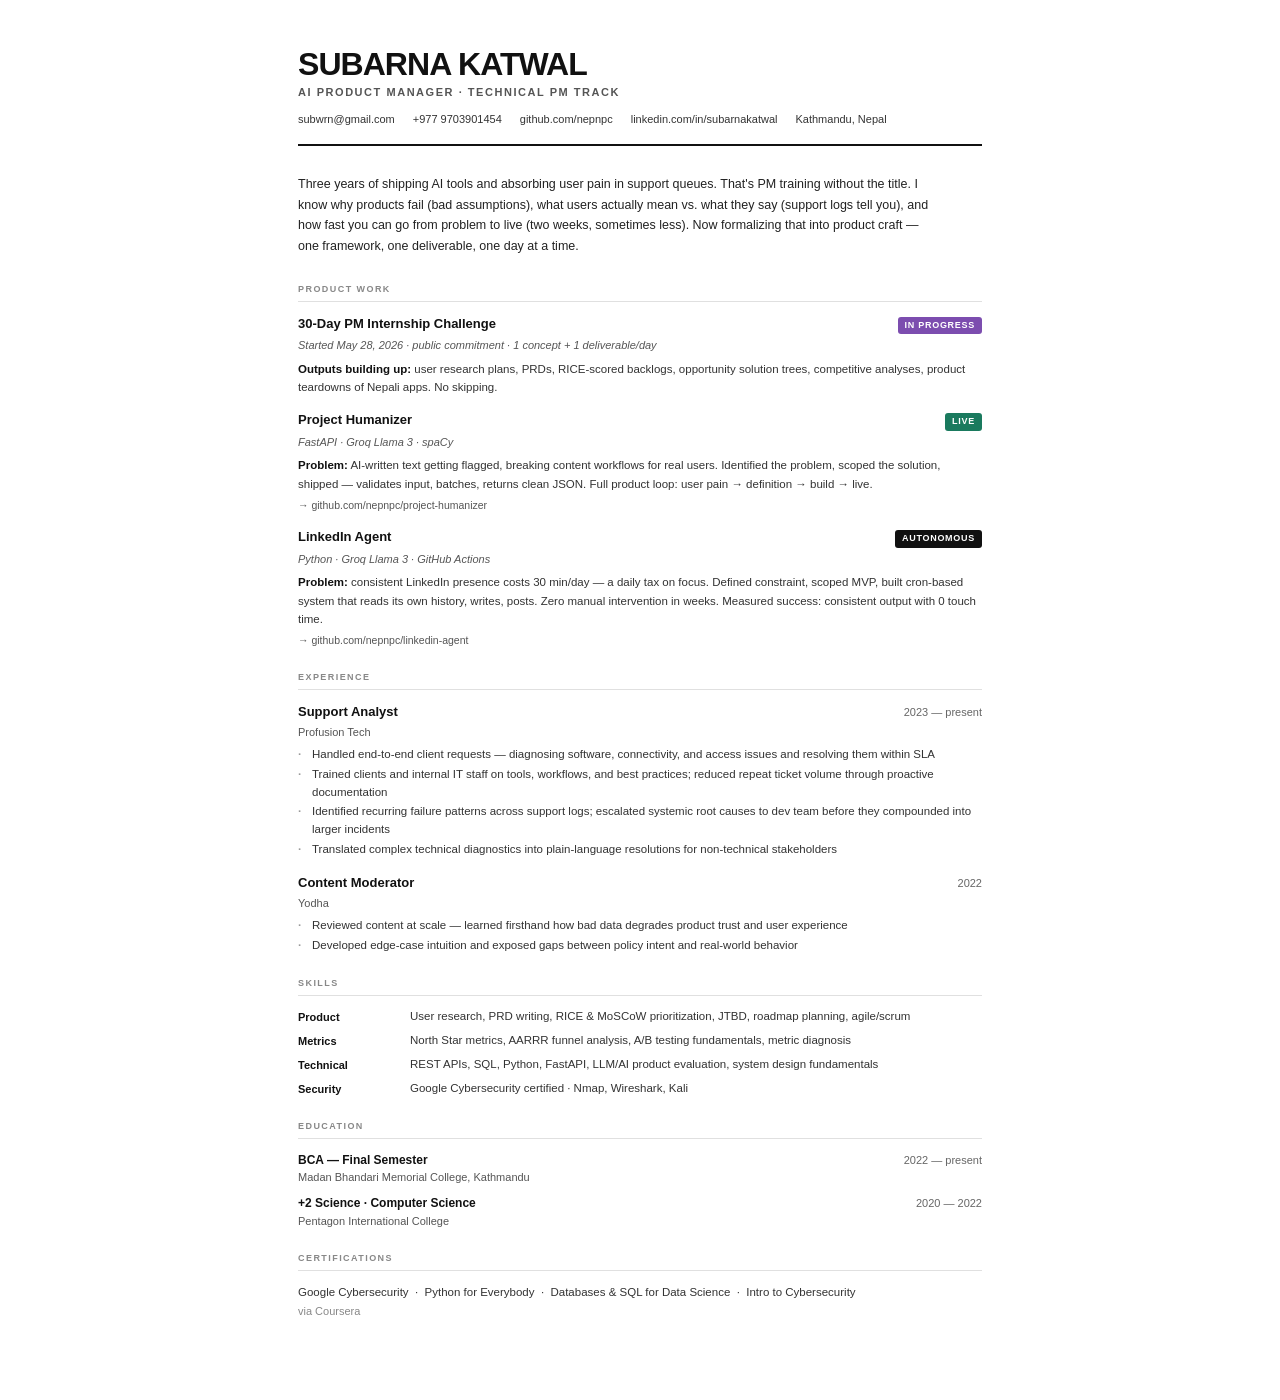
<file: assets/cv.html>
<!DOCTYPE html>
<html lang="en">
<head>
<meta charset="UTF-8">
<meta name="viewport" content="width=device-width, initial-scale=1.0">
<title>Subarna Katwal | CV | AI Product Manager | Kathmandu, Nepal</title>
<meta name="description" content="CV of Subarna Katwal, AI Product Manager in Kathmandu, Nepal. BCA final semester, 3 years shipping AI tools and autonomous LLM agents. Seeking PM internship." />
<meta name="author" content="Subarna Katwal" />
<meta name="keywords" content="Subarna Katwal CV, Subarna Katwal resume, AI Product Manager Nepal, PM intern Kathmandu, Subarna Katwal portfolio" />
<meta name="robots" content="index, follow, max-snippet:-1, max-image-preview:large, max-video-preview:-1" />
<meta name="theme-color" content="#111111" />
<link rel="icon" href="/assets/portrait.png" type="image/png" />
<link rel="apple-touch-icon" href="/assets/portrait.png" />
<link rel="canonical" href="https://who.subarnakatwal.com.np/assets/cv" />

<meta property="og:type" content="profile" />
<meta property="og:title" content="Subarna Katwal | CV | AI Product Manager" />
<meta property="og:description" content="AI Product Manager in Kathmandu, Nepal. 3 years shipping AI tools. BCA final semester. Seeking PM internship." />
<meta property="og:url" content="https://who.subarnakatwal.com.np/assets/cv" />
<meta property="og:image" content="https://who.subarnakatwal.com.np/assets/portrait.png" />
<meta property="og:image:width" content="1200" />
<meta property="og:image:height" content="630" />
<meta property="og:site_name" content="Subarna Katwal" />
<meta property="og:locale" content="en_US" />
<meta property="profile:first_name" content="Subarna" />
<meta property="profile:last_name" content="Katwal" />
<meta property="profile:username" content="nepnpc" />

<meta name="twitter:card" content="summary_large_image" />
<meta name="twitter:title" content="Subarna Katwal | CV | AI Product Manager" />
<meta name="twitter:description" content="AI Product Manager in Kathmandu. BCA final sem, 3 years shipping LLM agents and AI tools. Seeking PM internship." />
<meta name="twitter:image" content="https://who.subarnakatwal.com.np/assets/portrait.png" />

<script type="application/ld+json">
{
  "@context": "https://schema.org",
  "@graph": [
    {
      "@type": "Person",
      "@id": "https://who.subarnakatwal.com.np/#subarna",
      "name": "Subarna Katwal",
      "givenName": "Subarna",
      "familyName": "Katwal",
      "jobTitle": "AI Product Manager",
      "description": "AI Product Manager in Kathmandu, Nepal. BCA final semester at MBMC. 3 years shipping autonomous LLM agents and AI tools. Seeking PM internship.",
      "email": "mailto:subwrn@gmail.com",
      "telephone": "+977-9703901454",
      "address": {
        "@type": "PostalAddress",
        "addressLocality": "Kathmandu",
        "addressRegion": "Bagmati",
        "addressCountry": "NP"
      },
      "url": "https://who.subarnakatwal.com.np/",
      "image": "https://who.subarnakatwal.com.np/assets/portrait.png",
      "sameAs": [
        "https://github.com/nepnpc",
        "https://linkedin.com/in/subarnakatwal",
        "https://linkedin.com/in/nepnpc",
        "https://x.com/nepnpc",
        "https://www.instagram.com/nepnpc/",
        "https://www.pinterest.com/nepnpc/",
        "https://www.youtube.com/@Subwrn",
        "https://nepnpc.medium.com",
        "https://huggingface.co/nepnpc"
      ],
      "knowsAbout": ["Product management", "LLM orchestration", "User research", "PRD writing", "Roadmap planning", "FastAPI", "Python", "RICE prioritization", "JTBD", "AI agents"],
      "alumniOf": {
        "@type": "EducationalOrganization",
        "name": "Madan Bhandari Memorial College",
        "address": { "@type": "PostalAddress", "addressLocality": "Kathmandu", "addressCountry": "NP" }
      },
      "hasCredential": [
        { "@type": "EducationalOccupationalCredential", "name": "Google Cybersecurity Certificate", "credentialCategory": "Certificate" },
        { "@type": "EducationalOccupationalCredential", "name": "Python for Everybody", "credentialCategory": "Certificate" },
        { "@type": "EducationalOccupationalCredential", "name": "Databases & SQL for Data Science", "credentialCategory": "Certificate" }
      ]
    },
    {
      "@type": "WebPage",
      "@id": "https://who.subarnakatwal.com.np/assets/cv",
      "url": "https://who.subarnakatwal.com.np/assets/cv",
      "name": "Subarna Katwal | CV | AI Product Manager",
      "description": "Curriculum vitae of Subarna Katwal, AI Product Manager, Kathmandu, Nepal.",
      "isPartOf": { "@id": "https://who.subarnakatwal.com.np/" },
      "about": { "@id": "https://who.subarnakatwal.com.np/#subarna" },
      "inLanguage": "en",
      "dateModified": "2026-06-17",
      "breadcrumb": {
        "@type": "BreadcrumbList",
        "itemListElement": [
          { "@type": "ListItem", "position": 1, "name": "Subarna Katwal", "item": "https://who.subarnakatwal.com.np/" },
          { "@type": "ListItem", "position": 2, "name": "CV", "item": "https://who.subarnakatwal.com.np/assets/cv" }
        ]
      }
    }
  ]
}
</script>
<style>
  * { box-sizing: border-box; margin: 0; padding: 0; }

  body {
    font-family: 'Helvetica Neue', Helvetica, Arial, sans-serif;
    font-size: 12px;
    line-height: 1.55;
    color: #111;
    background: #fff;
    max-width: 780px;
    margin: 0 auto;
    padding: 48px 48px 56px;
  }

  /* ── Header ── */
  .header { margin-bottom: 28px; border-bottom: 2px solid #111; padding-bottom: 16px; }

  .name {
    font-size: 32px;
    font-weight: 800;
    letter-spacing: -0.03em;
    line-height: 1;
    margin-bottom: 4px;
  }

  .title {
    font-size: 11px;
    font-weight: 600;
    letter-spacing: 0.14em;
    text-transform: uppercase;
    color: #555;
    margin-bottom: 10px;
  }

  .contacts {
    display: flex;
    flex-wrap: wrap;
    gap: 4px 18px;
    font-size: 11px;
    color: #333;
  }

  .contacts a { color: #333; text-decoration: none; }
  .contacts a:hover { text-decoration: underline; }

  /* ── Summary ── */
  .summary {
    font-size: 12.5px;
    line-height: 1.65;
    color: #222;
    margin-bottom: 26px;
    max-width: 640px;
  }

  /* ── Sections ── */
  section { margin-bottom: 22px; }

  .section-title {
    font-size: 9px;
    font-weight: 700;
    letter-spacing: 0.16em;
    text-transform: uppercase;
    color: #888;
    border-bottom: 1px solid #e0e0e0;
    padding-bottom: 4px;
    margin-bottom: 12px;
  }

  /* ── Portfolio items ── */
  .portfolio-item { margin-bottom: 14px; }

  .portfolio-header {
    display: flex;
    align-items: baseline;
    justify-content: space-between;
    gap: 12px;
    margin-bottom: 3px;
  }

  .portfolio-name {
    font-size: 13px;
    font-weight: 700;
    color: #111;
  }

  .badge {
    font-size: 9px;
    font-weight: 700;
    letter-spacing: 0.08em;
    text-transform: uppercase;
    background: #111;
    color: #fff;
    padding: 2px 7px;
    border-radius: 3px;
    white-space: nowrap;
  }

  .badge.live { background: #1a7a5e; }
  .badge.progress { background: #7c4daf; }

  .portfolio-meta {
    font-size: 11px;
    color: #555;
    margin-bottom: 5px;
    font-style: italic;
  }

  .portfolio-desc {
    font-size: 11.5px;
    color: #333;
    line-height: 1.6;
  }

  .portfolio-desc strong { color: #111; font-weight: 600; }

  .link {
    display: block;
    font-size: 10.5px;
    color: #555;
    margin-top: 4px;
  }

  /* ── Experience ── */
  .exp-item { margin-bottom: 14px; }

  .exp-header {
    display: flex;
    justify-content: space-between;
    align-items: baseline;
    margin-bottom: 2px;
  }

  .exp-role { font-size: 13px; font-weight: 700; color: #111; }
  .exp-date { font-size: 11px; color: #666; white-space: nowrap; }
  .exp-company { font-size: 11px; color: #555; margin-bottom: 5px; }

  ul.bullets {
    list-style: none;
    padding: 0;
  }

  ul.bullets li {
    font-size: 11.5px;
    color: #333;
    padding-left: 14px;
    position: relative;
    margin-bottom: 2px;
    line-height: 1.55;
  }

  ul.bullets li::before {
    content: '·';
    position: absolute;
    left: 0;
    color: #999;
    font-weight: 700;
  }

  /* ── Skills ── */
  .skills-grid {
    display: grid;
    grid-template-columns: 100px 1fr;
    gap: 6px 12px;
  }

  .skill-cat {
    font-size: 11px;
    font-weight: 700;
    color: #111;
    padding-top: 1px;
  }

  .skill-val {
    font-size: 11.5px;
    color: #333;
    line-height: 1.5;
  }

  /* ── Education & Certs ── */
  .edu-item { margin-bottom: 8px; }
  .edu-header { display: flex; justify-content: space-between; align-items: baseline; }
  .edu-degree { font-size: 12px; font-weight: 700; color: #111; }
  .edu-date { font-size: 11px; color: #666; }
  .edu-school { font-size: 11px; color: #555; }

  .certs { font-size: 11.5px; color: #333; line-height: 1.7; }

  /* ── Print ── */
  @media print {
    body { padding: 32px 40px; }
    @page { margin: 0; size: A4; }
  }
</style>
</head>
<body>

<!-- Header -->
<div class="header">
  <div class="name">SUBARNA KATWAL</div>
  <div class="title">AI Product Manager · Technical PM Track</div>
  <div class="contacts">
    <span>subwrn@gmail.com</span>
    <span>+977 9703901454</span>
    <a href="https://github.com/nepnpc" target="_blank" rel="noopener noreferrer">github.com/nepnpc</a>
    <a href="https://linkedin.com/in/subarnakatwal" target="_blank" rel="noopener noreferrer">linkedin.com/in/subarnakatwal</a>
    <span>Kathmandu, Nepal</span>
  </div>
</div>

<!-- Summary -->
<p class="summary">
  Three years of shipping AI tools and absorbing user pain in support queues. That's PM training without the title.
  I know why products fail (bad assumptions), what users actually mean vs. what they say (support logs tell you),
  and how fast you can go from problem to live (two weeks, sometimes less). Now formalizing that into product craft —
  one framework, one deliverable, one day at a time.
</p>

<!-- Portfolio -->
<section>
  <div class="section-title">Product Work</div>

  <div class="portfolio-item">
    <div class="portfolio-header">
      <span class="portfolio-name">30-Day PM Internship Challenge</span>
      <span class="badge progress">In Progress</span>
    </div>
    <div class="portfolio-meta">Started May 28, 2026 · public commitment · 1 concept + 1 deliverable/day</div>
    <div class="portfolio-desc">
      <strong>Outputs building up:</strong> user research plans, PRDs, RICE-scored backlogs, opportunity solution trees,
      competitive analyses, product teardowns of Nepali apps. No skipping.
    </div>
  </div>

  <div class="portfolio-item">
    <div class="portfolio-header">
      <span class="portfolio-name">Project Humanizer</span>
      <span class="badge live">Live</span>
    </div>
    <div class="portfolio-meta">FastAPI · Groq Llama 3 · spaCy</div>
    <div class="portfolio-desc">
      <strong>Problem:</strong> AI-written text getting flagged, breaking content workflows for real users.
      Identified the problem, scoped the solution, shipped — validates input, batches, returns clean JSON.
      Full product loop: user pain → definition → build → live.
    </div>
    <span class="link">→ github.com/nepnpc/project-humanizer</span>
  </div>

  <div class="portfolio-item">
    <div class="portfolio-header">
      <span class="portfolio-name">LinkedIn Agent</span>
      <span class="badge">Autonomous</span>
    </div>
    <div class="portfolio-meta">Python · Groq Llama 3 · GitHub Actions</div>
    <div class="portfolio-desc">
      <strong>Problem:</strong> consistent LinkedIn presence costs 30 min/day — a daily tax on focus.
      Defined constraint, scoped MVP, built cron-based system that reads its own history, writes, posts.
      Zero manual intervention in weeks. Measured success: consistent output with 0 touch time.
    </div>
    <span class="link">→ github.com/nepnpc/linkedin-agent</span>
  </div>
</section>

<!-- Experience -->
<section>
  <div class="section-title">Experience</div>

  <div class="exp-item">
    <div class="exp-header">
      <span class="exp-role">Support Analyst</span>
      <span class="exp-date">2023 — present</span>
    </div>
    <div class="exp-company">Profusion Tech</div>
    <ul class="bullets">
      <li>Handled end-to-end client requests — diagnosing software, connectivity, and access issues and resolving them within SLA</li>
      <li>Trained clients and internal IT staff on tools, workflows, and best practices; reduced repeat ticket volume through proactive documentation</li>
      <li>Identified recurring failure patterns across support logs; escalated systemic root causes to dev team before they compounded into larger incidents</li>
      <li>Translated complex technical diagnostics into plain-language resolutions for non-technical stakeholders</li>
    </ul>
  </div>

  <div class="exp-item">
    <div class="exp-header">
      <span class="exp-role">Content Moderator</span>
      <span class="exp-date">2022</span>
    </div>
    <div class="exp-company">Yodha</div>
    <ul class="bullets">
      <li>Reviewed content at scale — learned firsthand how bad data degrades product trust and user experience</li>
      <li>Developed edge-case intuition and exposed gaps between policy intent and real-world behavior</li>
    </ul>
  </div>
</section>

<!-- Skills -->
<section>
  <div class="section-title">Skills</div>
  <div class="skills-grid">
    <span class="skill-cat">Product</span>
    <span class="skill-val">User research, PRD writing, RICE &amp; MoSCoW prioritization, JTBD, roadmap planning, agile/scrum</span>

    <span class="skill-cat">Metrics</span>
    <span class="skill-val">North Star metrics, AARRR funnel analysis, A/B testing fundamentals, metric diagnosis</span>

    <span class="skill-cat">Technical</span>
    <span class="skill-val">REST APIs, SQL, Python, FastAPI, LLM/AI product evaluation, system design fundamentals</span>

    <span class="skill-cat">Security</span>
    <span class="skill-val">Google Cybersecurity certified · Nmap, Wireshark, Kali</span>
  </div>
</section>

<!-- Education -->
<section>
  <div class="section-title">Education</div>
  <div class="edu-item">
    <div class="edu-header">
      <span class="edu-degree">BCA — Final Semester</span>
      <span class="edu-date">2022 — present</span>
    </div>
    <div class="edu-school">Madan Bhandari Memorial College, Kathmandu</div>
  </div>
  <div class="edu-item">
    <div class="edu-header">
      <span class="edu-degree">+2 Science · Computer Science</span>
      <span class="edu-date">2020 — 2022</span>
    </div>
    <div class="edu-school">Pentagon International College</div>
  </div>
</section>

<!-- Certifications -->
<section>
  <div class="section-title">Certifications</div>
  <div class="certs">
    Google Cybersecurity &nbsp;·&nbsp; Python for Everybody &nbsp;·&nbsp;
    Databases &amp; SQL for Data Science &nbsp;·&nbsp; Intro to Cybersecurity
    <br><span style="color:#888;font-size:11px">via Coursera</span>
  </div>
</section>

</body>
</html>
</file>
<file: styles.css>
/* ================================================================
   Subarna Katwal — playable film CV. BRUTALIST MONO.
   Paper + ink + one acid accent. Hard edges, offset shadows,
   no blur, no gradient. One 44s CSS timeline; JS only seeks --t.
   ================================================================ */

:root {
  --total: 44s;
  --t: 0s;

  --paper:  #f4f4f1;
  --ink:    #0c0c0c;
  --soft:   #2e2e2a;
  --mute:   #76766d;
  --acid:   #d6ff3f;
  --line:   #0c0c0c;

  --display: "Space Grotesk", system-ui, sans-serif;
  --mono:    "JetBrains Mono", ui-monospace, monospace;

  --shadow: 6px 6px 0 var(--ink);
  --shadow-acid: 6px 6px 0 var(--acid);
}

*, *::before, *::after { box-sizing: border-box; margin: 0; }

html, body { height: 100%; }
body {
  background: var(--paper); color: var(--ink);
  font-family: var(--mono); line-height: 1.5;
  overflow: hidden;
  -webkit-font-smoothing: antialiased;
}
a { color: inherit; text-decoration: none; }
em { font-style: normal; background: var(--acid); color: var(--ink); padding: 0 .12em; box-decoration-break: clone; -webkit-box-decoration-break: clone; }
::selection { background: var(--ink); color: var(--acid); }
:focus-visible { outline: 3px solid var(--ink); outline-offset: 3px; }

.skip {
  position: fixed; top: -120px; left: 16px; z-index: 99;
  background: var(--ink); color: var(--acid); padding: .6rem 1rem; font-weight: 700;
  transition: top .15s; text-transform: uppercase;
}
.skip:focus { top: 16px; }

/* ---------- film + stage ---------- */
.film { position: fixed; inset: 0; }
.stage {
  position: absolute; inset: 0; overflow: hidden;
  display: grid; place-items: center;
  padding: clamp(1.2rem, 5vw, 5rem);
}

/* ambience — faint graph paper + giant ghost monogram (static) */
.amb { position: absolute; inset: 0; pointer-events: none; }
.amb--grid {
  background-image:
    linear-gradient(rgba(12,12,12,.06) 1px, transparent 1px),
    linear-gradient(90deg, rgba(12,12,12,.06) 1px, transparent 1px);
  background-size: 38px 38px;
}
.amb--mark {
  position: absolute; right: -2vw; bottom: -8vh;
  font-family: var(--display); font-weight: 700; font-size: 46vh; line-height: .8;
  color: transparent; -webkit-text-stroke: 2px rgba(12,12,12,.07);
  letter-spacing: -.05em; user-select: none;
}

/* ---------- scenes ---------- */
.scene {
  position: absolute; inset: 0;
  display: flex; flex-direction: column; justify-content: center; align-items: flex-start;
  gap: clamp(.9rem, 1.8vw, 1.5rem);
  max-width: min(1080px, 90vw); margin-inline: auto;
  padding-inline: clamp(0px, 2vw, 1.5rem);
  opacity: 0; visibility: hidden;
}

/* inverted (black) scenes — hard cut energy */
.scene--0, .scene--6 {
  background: var(--ink); color: var(--paper);
  inset: 0; place-content: center; align-items: flex-start;
  padding: clamp(1.4rem,6vw,6rem); max-width: none;
}
.scene--0 .prompt, .scene--6 em { color: var(--acid); background: none; padding: 0; }

/* subtle scan-line texture on dark scenes */
.scene--0::after, .scene--6::after {
  content: '';
  position: absolute; inset: 0;
  background: repeating-linear-gradient(
    0deg,
    transparent,
    transparent 3px,
    rgba(255,255,255,0.018) 3px,
    rgba(255,255,255,0.018) 4px
  );
  pointer-events: none; z-index: 0;
}
.scene--0 > *, .scene--6 > * { position: relative; z-index: 1; }

.scene, .cue {
  animation-duration: var(--total);
  animation-timing-function: linear;
  animation-fill-mode: both;
  animation-play-state: paused;
  animation-delay: var(--t);
}
.scene--0 { animation-name: s0; }
.scene--1 { animation-name: s1; }
.scene--2 { animation-name: s2; }
.scene--3 { animation-name: s3; }
.scene--5 { animation-name: s5; }
.scene--6 { animation-name: s6; }

/* ---------- type ---------- */
.kicker {
  display: inline-flex; align-items: center; gap: .6rem;
  font-size: .78rem; font-weight: 700; letter-spacing: .12em;
  padding: .45rem .9rem; border: 2px solid var(--ink); background: var(--paper);
  box-shadow: var(--shadow-acid);
}
.dot { width: 9px; height: 9px; background: var(--ink); }
.dot::after { content:""; }

.bigname {
  font-family: var(--display); font-weight: 700; text-transform: uppercase;
  letter-spacing: -.04em; line-height: .84;
  font-size: clamp(3.4rem, 15vw, 12rem);
}
.bigname span:nth-child(2) { color: var(--paper); -webkit-text-stroke: 2.5px var(--ink); }
.thesis { font-size: clamp(1.05rem, 2.6vw, 1.7rem); max-width: 26ch; font-weight: 500; line-height: 1.35; }

/* hire-scene portrait */
.portrait {
  position: absolute; top: 0; right: 0; bottom: 0; margin: 0;
  width: clamp(360px, 52vw, 760px); z-index: 0; pointer-events: none;
}
.portrait img {
  width: 100%; height: 100%; object-fit: cover; object-position: 60% 38%;
  display: block;
  filter: grayscale(1) contrast(1.18) brightness(.9);
  mix-blend-mode: screen;
  -webkit-mask-image: linear-gradient(100deg, transparent 0%, #000 42%, #000 100%);
          mask-image: linear-gradient(100deg, transparent 0%, #000 42%, #000 100%);
}
.scene--6 .endline, .scene--6 .end-sub,
.scene--6 .end-links, .scene--6 .end-cv { position: relative; z-index: 2; }

@media (max-width: 760px) {
  .portrait { width: 100%; }
  .portrait img {
    object-position: 50% 26%; filter: grayscale(1) contrast(1.18) brightness(.7);
    -webkit-mask-image: linear-gradient(180deg, transparent 4%, #000 60%);
            mask-image: linear-gradient(180deg, transparent 4%, #000 60%);
  }
}

.eyebrow {
  font-size: .82rem; font-weight: 700; letter-spacing: .16em;
  background: var(--ink); color: var(--acid); padding: .35rem .7rem; align-self: flex-start;
}

/* boot */
.boot { font-size: clamp(1rem, 3vw, 1.7rem); }
.boot__line { color: #c9c9c2; }
.prompt { color: var(--acid); }
.boot__out { color: var(--paper); margin-top: .5rem; font-size: clamp(1.5rem,5.5vw,3rem); font-weight: 500; }
.car { color: var(--acid); animation: blink 1.05s steps(1) infinite; }
@keyframes blink { 50% { opacity: 0; } }

/* work reel */
.reel { display: grid; grid-template-columns: 1fr 1fr; gap: clamp(1rem, 2.4vw, 2rem); width: 100%; }
.film-card {
  border: 2px solid var(--ink); background: var(--paper); box-shadow: var(--shadow);
  padding: clamp(1.1rem,2vw,1.7rem);
  transition: transform .12s, box-shadow .12s;
}
.film-card:hover { transform: translate(-2px,-2px); box-shadow: 9px 9px 0 var(--ink); }
.film-card header { display: flex; justify-content: space-between; font-size: .72rem; font-weight: 700; letter-spacing: .1em; }
.film-card__yr { color: var(--mute); }
.film-card__live { background: var(--acid); padding: 0 .4rem; }
.film-card h2 { font-family: var(--display); font-weight: 700; font-size: clamp(1.5rem,3.4vw,2.3rem); letter-spacing: -.02em; margin: .7rem 0 .5rem; text-transform: uppercase; }
.film-card p { color: var(--soft); font-size: .92rem; line-height: 1.5; }
.chips { list-style: none; display: flex; flex-wrap: wrap; gap: .4rem; padding: .9rem 0; }
.chips li { font-size: .68rem; font-weight: 700; padding: .26rem .55rem; border: 2px solid var(--ink); }
.film-card a { font-size: .76rem; font-weight: 700; border-bottom: 3px solid var(--acid); }

/* caps */
.caps { display: grid; grid-template-columns: repeat(2,1fr); gap: clamp(1rem,2.4vw,2rem); width: 100%; }
.cap-col { border-left: 4px solid var(--ink); padding-left: 1rem; }
.cap-col h3 { font-family: var(--display); font-weight: 700; font-size: clamp(1.3rem,2.8vw,1.8rem); letter-spacing: -.02em; text-transform: uppercase; }
.cap-col p { color: var(--soft); font-size: .82rem; margin-top: .4rem; line-height: 1.45; }

/* PM challenge scene */
.ch-header { display: flex; align-items: baseline; gap: 1rem; flex-wrap: wrap; }
.ch-big {
  font-family: var(--display); font-weight: 700; line-height: 1;
  font-size: clamp(4.5rem, 14vw, 9rem); letter-spacing: -.04em;
}
.ch-denom { font-size: clamp(1.2rem,3.5vw,2.2rem); font-weight: 700; color: var(--mute); }
.ch-tag {
  font-size: .78rem; font-weight: 700; letter-spacing: .08em;
  background: var(--acid); color: var(--ink); padding: .25rem .55rem;
}
.day-grid { display: flex; flex-wrap: wrap; gap: 5px; max-width: 440px; }
.dg { width: 26px; height: 26px; border: 2px solid var(--ink); display: block; }
.dg--done { background: var(--acid); }
.dg--active { background: var(--ink); position: relative; }
.dg--active::after { content: ''; position: absolute; inset: 4px; background: var(--acid); }
.ch-outputs {
  font-size: .76rem; font-weight: 500; color: var(--mute);
  max-width: 52ch; line-height: 1.65; letter-spacing: .02em;
}

/* receipts */
.rail { list-style: none; display: grid; gap: 0; padding: 0; width: 100%; border-top: 2px solid var(--ink); }
.rail li { display: grid; grid-template-columns: 7rem 1fr; gap: 1rem; align-items: baseline;
  padding: clamp(.6rem,1.3vw,1rem) 0; border-bottom: 2px solid var(--ink); }
.rail span { font-size: .76rem; font-weight: 700; color: var(--mute); }
.rail b { font-family: var(--display); font-weight: 700; font-size: clamp(1.05rem,2.1vw,1.4rem); text-transform: uppercase; }
.rail i { font-style: normal; color: var(--soft); font-size: .82rem; display: block; margin-top: .1rem; }
.certs-line { font-size: .74rem; font-weight: 500; color: var(--mute); margin-top: .9rem; letter-spacing: .04em; }

/* hire */
.endline { font-family: var(--display); font-weight: 700; text-transform: uppercase;
  letter-spacing: -.035em; line-height: .9; font-size: clamp(2.6rem, 10vw, 8rem); }
.end-sub { color: #c9c9c2; max-width: 42ch; font-size: clamp(1rem,2.2vw,1.4rem); font-weight: 500; }
.end-links { display: flex; flex-wrap: wrap; gap: 1.3rem; font-size: .88rem; font-weight: 700; }
.end-links a { border-bottom: 3px solid var(--acid); padding-bottom: 2px; }
.end-links a:hover { background: var(--acid); color: var(--ink); }
.end-cv {
  align-self: flex-start; margin-top: .5rem; font-weight: 700; letter-spacing: .06em;
  background: var(--acid); color: var(--ink); padding: .85rem 1.5rem; border: 2px solid var(--acid);
  box-shadow: 6px 6px 0 rgba(255,255,255,.2); transition: transform .12s, box-shadow .12s;
}
.end-cv:hover { transform: translate(-2px,-2px); box-shadow: 9px 9px 0 rgba(255,255,255,.2); }

/* ================================================================
   TIMELINE — scene gates. windows over 44s:
   s0 0-4 | s1 4-11 | s2 11-19 | s3 19-25 | s4 25-33 | s5 33-40 | s6 40-44
   All percentages = seconds ÷ 44 × 100.
   ================================================================ */
@keyframes s0 { 0%{opacity:0;visibility:visible} 1.14%{opacity:1} 8.18%{opacity:1} 9.09%{opacity:0;visibility:hidden} 100%{opacity:0;visibility:hidden} }
@keyframes s1 { 0%,9.09%{opacity:0;visibility:hidden;transform:translateY(20px)} 11.36%{opacity:1;visibility:visible;transform:none} 24%{opacity:1} 25%{opacity:0;visibility:hidden} 100%{opacity:0;visibility:hidden} }
@keyframes s2 { 0%,25%{opacity:0;visibility:hidden;transform:translateY(20px)} 27.27%{opacity:1;visibility:visible;transform:none} 42%{opacity:1} 43.18%{opacity:0;visibility:hidden} 100%{opacity:0;visibility:hidden} }
@keyframes s3 { 0%,43.18%{opacity:0;visibility:hidden;transform:translateY(20px)} 45.45%{opacity:1;visibility:visible;transform:none} 55.5%{opacity:1} 56.82%{opacity:0;visibility:hidden} 100%{opacity:0;visibility:hidden} }
@keyframes s5 { 0%,56.82%{opacity:0;visibility:hidden;transform:translateY(20px)} 61.36%{opacity:1;visibility:visible;transform:none} 71.59%{opacity:1} 72.73%{opacity:0;visibility:hidden} 100%{opacity:0;visibility:hidden} }
@keyframes s6 { 0%,72.73%{opacity:0;visibility:hidden;transform:translateY(24px)} 75%{opacity:1;visibility:visible;transform:none} 100%{opacity:1;visibility:visible;transform:none} }

/* -- Scene 0 cues (0–4s) -- */
.cue--boot1 { animation-name: rsB1; }
.cue--boot2 { animation-name: rsB2; }
@keyframes rsB1 { 0%,0.91%{opacity:0;transform:translateX(-12px)} 3.41%{opacity:1;transform:none} 100%{opacity:1} }
@keyframes rsB2 { 0%,4.55%{opacity:0;transform:translateX(-12px)} 6.82%{opacity:1;transform:none} 100%{opacity:1} }

/* -- Scene 1 cues (4–11s) -- */
.cue--k1 { animation-name: rs1a; }
.cue--n1 { animation-name: rs1b; display:inline-block; }
.cue--n2 { animation-name: rs1c; display:inline-block; }
.cue--t1 { animation-name: rs1d; }
@keyframes rs1a { 0%,10.23%{opacity:0;transform:translateY(14px)} 12.5%{opacity:1;transform:none} 100%{opacity:1} }
@keyframes rs1b { 0%,11.36%{opacity:0;transform:translateX(-60px)} 14.77%{opacity:1;transform:none} 100%{opacity:1} }
@keyframes rs1c { 0%,12.95%{opacity:0;transform:translateX(60px)} 15.91%{opacity:1;transform:none} 100%{opacity:1} }
@keyframes rs1d { 0%,14.77%{opacity:0;transform:translateY(16px)} 18.18%{opacity:1;transform:none} 100%{opacity:1} }

/* -- Scene 2 cues (11–19s) -- */
.cue--e2 { animation-name: rs2a; }
.cue--p1 { animation-name: rs2b; }
.cue--p2 { animation-name: rs2c; }
@keyframes rs2a { 0%,26.14%{opacity:0;transform:translateX(-16px)} 28.41%{opacity:1;transform:none} 100%{opacity:1} }
@keyframes rs2b { 0%,27.73%{opacity:0;transform:translateY(40px)} 31.82%{opacity:1;transform:none} 100%{opacity:1} }
@keyframes rs2c { 0%,30%{opacity:0;transform:translateY(40px)} 34.09%{opacity:1;transform:none} 100%{opacity:1} }

/* -- Scene 3 cues (19–25s) -- */
.cue--e3 { animation-name: rs3a; }
.cue--c1 { animation-name: rs3b; }
.cue--c2 { animation-name: rs3c; }
.cue--c3 { animation-name: rs3d; }
.cue--c4 { animation-name: rs3e; }
@keyframes rs3a { 0%,44.32%{opacity:0;transform:translateX(-16px)} 46.59%{opacity:1;transform:none} 100%{opacity:1} }
@keyframes rs3b { 0%,45.45%{opacity:0;transform:translateX(-26px)} 48.18%{opacity:1;transform:none} 100%{opacity:1} }
@keyframes rs3c { 0%,47.05%{opacity:0;transform:translateX(26px)} 50%{opacity:1;transform:none} 100%{opacity:1} }
@keyframes rs3d { 0%,48.86%{opacity:0;transform:translateX(-26px)} 51.82%{opacity:1;transform:none} 100%{opacity:1} }
@keyframes rs3e { 0%,50.68%{opacity:0;transform:translateX(26px)} 53.64%{opacity:1;transform:none} 100%{opacity:1} }

/* -- Scene 5 cues (25–32s) Receipts -- */
.cue--e5 { animation-name: rs5a; }
.cue--r1 { animation-name: rs5b; }
.cue--r2 { animation-name: rs5c; }
.cue--r3 { animation-name: rs5d; }
.cue--r4 { animation-name: rs5e; }
.cue--cl { animation-name: rs5f; }
@keyframes rs5a { 0%,57.95%{opacity:0;transform:translateX(-16px)} 60.23%{opacity:1;transform:none} 100%{opacity:1} }
@keyframes rs5b { 0%,59.09%{opacity:0;transform:translateX(-22px)} 61.82%{opacity:1;transform:none} 100%{opacity:1} }
@keyframes rs5c { 0%,60.91%{opacity:0;transform:translateX(-22px)} 63.64%{opacity:1;transform:none} 100%{opacity:1} }
@keyframes rs5d { 0%,62.73%{opacity:0;transform:translateX(-22px)} 65.45%{opacity:1;transform:none} 100%{opacity:1} }
@keyframes rs5e { 0%,64.55%{opacity:0;transform:translateX(-22px)} 67.27%{opacity:1;transform:none} 100%{opacity:1} }
@keyframes rs5f { 0%,67.05%{opacity:0;transform:translateY(12px)} 69.32%{opacity:1;transform:none} 100%{opacity:1} }

/* -- Scene 6 cues (32–36s) Hire -- */
.cue--pf  { animation-name: rs6p; }
.cue--end { animation-name: rs6a; }
.cue--es  { animation-name: rs6b; }
.cue--el  { animation-name: rs6c; }
.cue--ec  { animation-name: rs6d; }
@keyframes rs6p { 0%,72.73%{opacity:0} 77.27%{opacity:1} 100%{opacity:1} }
@keyframes rs6a { 0%,73.86%{opacity:0;transform:translateY(40px)} 77.27%{opacity:1;transform:none} 100%{opacity:1;transform:none} }
@keyframes rs6b { 0%,75%{opacity:0;transform:translateY(22px)} 78.41%{opacity:1;transform:none} 100%{opacity:1;transform:none} }
@keyframes rs6c { 0%,76.14%{opacity:0;transform:translateY(18px)} 79.55%{opacity:1;transform:none} 100%{opacity:1;transform:none} }
@keyframes rs6d { 0%,77.27%{opacity:0;transform:translateY(16px)} 80.68%{opacity:1;transform:none} 100%{opacity:1;transform:none} }

/* ================================================================
   TRANSPORT — brutalist bar
   ================================================================ */
.transport {
  position: fixed; left: 50%; bottom: clamp(1rem, 3vh, 2rem); transform: translateX(-50%);
  z-index: 40; width: min(720px, 92vw);
  display: flex; align-items: center; gap: .55rem;
  padding: .5rem .6rem; background: var(--paper);
  border: 2px solid var(--ink); box-shadow: var(--shadow);
}
.t-btn {
  flex: none; display: grid; place-items: center;
  width: 40px; height: 40px; background: var(--paper); color: var(--ink);
  border: 2px solid var(--ink); cursor: pointer; transition: background .12s, color .12s;
}
.t-btn:hover { background: var(--ink); color: var(--acid); }
.t-play { background: var(--acid); }
.t-play:hover { background: var(--ink); color: var(--acid); }
.ic-pause { display: none; }
.is-playing .ic-play { display: none; }
.is-playing .ic-pause { display: block; }

.track { position: relative; flex: 1; height: 36px; cursor: pointer; display: flex; align-items: center; }
.track::before { content:""; position:absolute; left:0; right:0; height:8px; border:2px solid var(--ink); background: var(--paper); }
.track__fill { position:absolute; left:2px; height:4px; top:50%; transform:translateY(-50%); width:0; background: var(--ink); }
.track__head { position:absolute; width:14px; height:18px; background: var(--acid); border:2px solid var(--ink); left:0; transform: translateX(-50%); }
.track__chapters { position:absolute; left:0; right:0; height:36px; }
.track__chapters i { position:absolute; top:50%; width:2px; height:14px; transform: translate(-50%,-50%); background: var(--ink); }

.t-time { font-size: .7rem; font-weight: 700; color: var(--soft); white-space: nowrap; }
.t-speed { width: auto; padding: 0 .6rem; font-size: .74rem; font-weight: 700; }

.chapter-name {
  position: fixed; left: 50%; bottom: calc(clamp(1rem,3vh,2rem) + 66px); transform: translateX(-50%);
  z-index: 40; font-size: .72rem; font-weight: 700; letter-spacing: .2em;
  background: var(--ink); color: var(--acid); padding: .25rem .7rem;
}
.hint {
  position: fixed; top: 16px; left: 50%; transform: translateX(-50%); z-index: 40;
  font-size: .66rem; font-weight: 700; letter-spacing: .14em; color: var(--mute);
  transition: opacity .3s; text-align: center; white-space: nowrap;
}
.hint.hide { opacity: 0; }

/* ---------- responsive ---------- */
@media (max-width: 720px) {
  .reel, .caps { grid-template-columns: 1fr; }
  .scene--2 .film-card:last-child { display: none; }
  .rail li { grid-template-columns: 5rem 1fr; gap: .6rem; }
  .amb--mark { font-size: 30vh; }
  .hint { display: none; }
  .day-grid { max-width: 320px; }
  .dg { width: 22px; height: 22px; }
}

/* ---------- reduced motion: calm scrollable CV ---------- */
@media (prefers-reduced-motion: reduce) {
  body { overflow: auto; }
  .film { position: static; }
  .stage { position: static; display: block; height: auto; }
  .amb, .transport, .chapter-name, .hint { display: none; }
  .scene {
    position: static; opacity: 1; visibility: visible; animation: none;
    max-width: 760px; padding: 3rem 1.5rem; border-bottom: 2px solid var(--ink);
  }
  .scene--0, .scene--6 { inset: auto; }
  .cue { animation: none; opacity: 1; transform: none; }
  .scene--2 .film-card:last-child { display: block; }
  .scene--0::after, .scene--6::after { display: none; }
}
</file>
